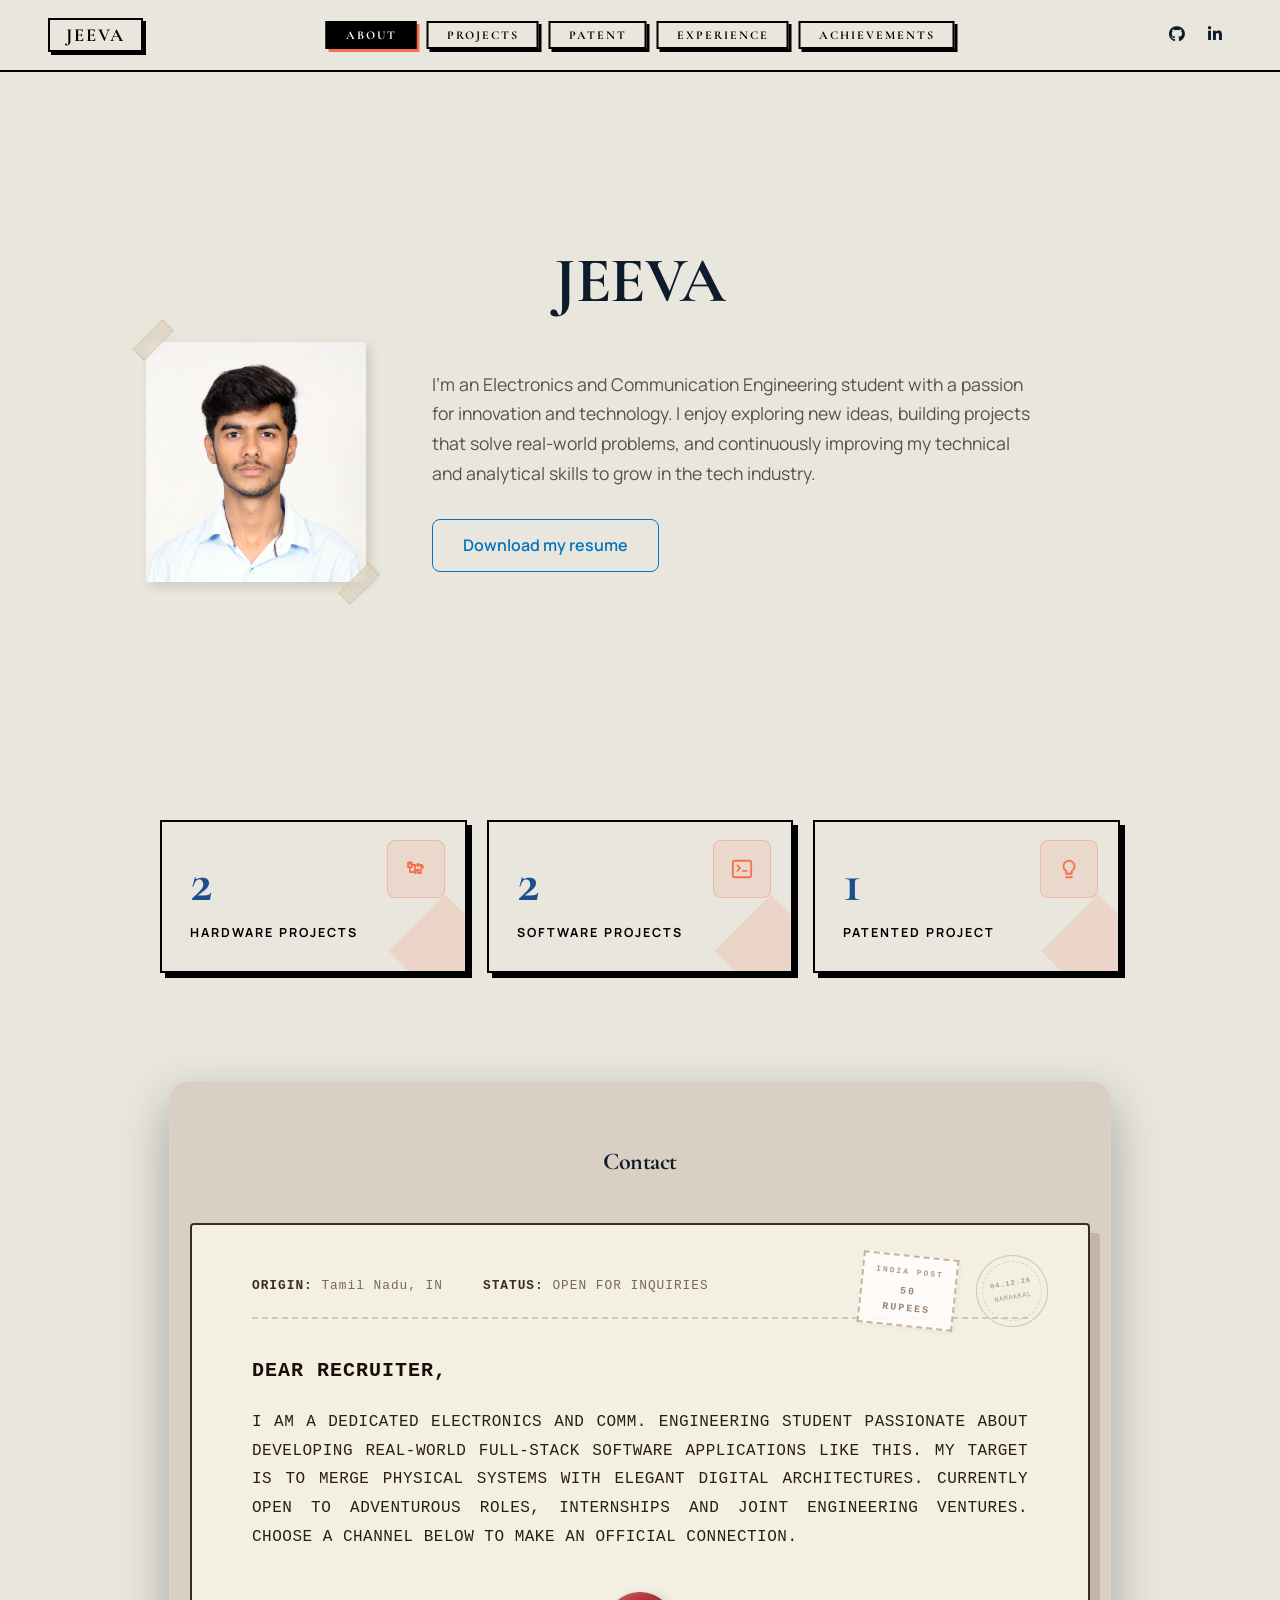
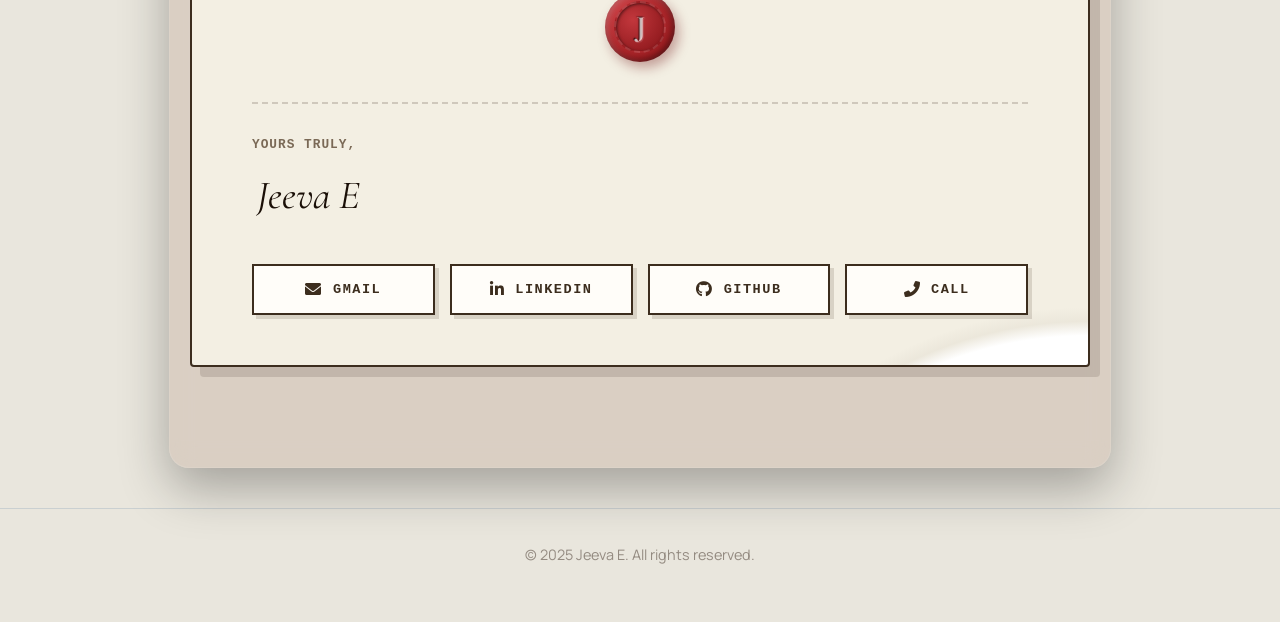
<file: index.html>
<!DOCTYPE html>
<html lang="en">

<head>
    <meta charset="UTF-8">
    <meta name="viewport" content="width=device-width, initial-scale=1.0">
    <title>Jeeva E — Portfolio</title>
    <link rel="stylesheet" href="Styles.css?v=1.2">
    <link href="https://fonts.googleapis.com/css2?family=Manrope:wght@300;400;500;600;700;800&display=swap"
        rel="stylesheet">
    <link
        href="https://fonts.googleapis.com/css2?family=Cormorant+Garamond:ital,wght@0,300;0,400;0,500;0,600;0,700;1,300;1,400;1,500;1,600;1,700&display=swap"
        rel="stylesheet">
    <link href="https://api.fontshare.com/v2/css?f[]=cabinet-grotesk@300,400,500,600,700,800,900&display=swap"
        rel="stylesheet">
    <link href="https://fonts.googleapis.com/css2?family=Playfair+Display:wght@400;700&family=DM+Sans:wght@300;400;500&family=Caveat:wght@500;700&display=swap" rel="stylesheet">
    <link rel="stylesheet" href="https://cdnjs.cloudflare.com/ajax/libs/font-awesome/6.0.0-beta3/css/all.min.css">
</head>

<body>

<!-- LOADER: place as first child of body -->
<div id="page-loader" style="
  position:fixed; inset:0; z-index:9999;
  background:#ebe8e0;
  display:flex; flex-direction:column;
  align-items:center; justify-content:center;
  gap:18px;
  transition: opacity 0.5s ease, visibility 0.5s ease;
">
  <span style="
    font-family:'Georgia',serif;
    font-size:26px; letter-spacing:0.22em;
    color:#1a1a18; font-weight:400;
  ">JEEVA</span>

  <div style="
    width:120px; height:1px;
    background:rgba(26,26,24,0.15);
    border-radius:2px; overflow:hidden;
  ">
    <div id="loader-bar" style="
      height:100%; background:#1a1a18;
      border-radius:2px; width:0%;
      transition:width 0.1s linear;
    "></div>
  </div>
</div>

    <!-- Mobile Warning Overlay -->
    <div class="mobile-warning">
        <i class="fas fa-desktop"></i>
        <h2>Desktop Mode Only</h2>
        <p>This portfolio is designed for an immersive desktop experience. <br> Please switch to a desktop device or
            enable desktop mode.</p>
    </div>

    <!-- ===== NAVBAR — stays in DOM forever ===== -->
    <nav class="sticky-nav">
        <div class="nav-left">
            <a href="index.html" class="nav-logo">JEEVA</a>
        </div>
        <button class="nav-toggle" aria-label="toggle navigation">
            <span class="hamburger"></span>
        </button>
        <ul class="nav-links">
            <li><a href="index.html" class="nav-link active"><span>About</span></a></li>
            <li><a href="projects.html" class="nav-link"><span>Projects</span></a></li>
            <li><a href="patent.html" class="nav-link"><span>Patent</span></a></li>
            <li><a href="experience.html" class="nav-link"><span>Experience</span></a></li>
            <li><a href="achievements.html" class="nav-link"><span>Achievements</span></a></li>
        </ul>
        <div class="nav-right">
            <a href="https://github.com/Jeeva-1405/" target="_blank" class="nav-icon" title="GitHub"><i
                    class="fab fa-github"></i></a>
            <a href="https://www.linkedin.com/in/jeeva-e-b4b442290/" target="_blank" class="nav-icon"
                title="LinkedIn"><i class="fab fa-linkedin-in"></i></a>
        </div>
    </nav>

    <!-- ===== ONLY THIS PART SWAPS ON NAVIGATION ===== -->
    <main id="page-content">

        <section class="about-me animate-on-scroll" id="about">
            <h2>JEEVA</h2>
            <div class="about-me-content">
                <div class="about-me-text">
                    <p>I'm an Electronics and Communication Engineering student with a passion for innovation and
                        technology. I enjoy exploring new ideas, building projects that solve real-world problems, and
                        continuously improving my technical and analytical skills to grow in the tech industry.</p>
                    <a href="Jeeva_Resume.pdf" download class="document-link">Download my resume</a>
                </div>
                <div class="about-me-photo">
                    <img src="Jeeva.jpeg" alt="Jeeva E profile photo" class="photo-placeholder">
                </div>
            </div>
        </section>

        <section class="stats-section animate-on-scroll">
            <div class="stats-container">
                <!-- Hardware Projects — PCB Circuit Trace SVG -->
                <div class="stat-item spa-nav" data-href="projects.html" style="cursor:pointer;">
                    <div class="stat-icon">
                        <svg width="24" height="24" viewBox="0 0 24 24" fill="none" stroke="currentColor"
                            stroke-width="1.8" stroke-linecap="round" stroke-linejoin="round">
                            <!-- Trace lines -->
                            <path d="M4 6h4v4H4z" rx="0.5" />
                            <path d="M8 8h3" />
                            <path d="M11 8v5h3" />
                            <path d="M14 13h3v3h-3z" />
                            <path d="M6 10v5" />
                            <path d="M6 15h5" />
                            <!-- Solder nodes -->
                            <circle cx="6" cy="6" r="1" fill="currentColor" />
                            <circle cx="14" cy="8" r="1" fill="currentColor" />
                            <circle cx="11" cy="15" r="1" fill="currentColor" />
                            <circle cx="18" cy="10" r="1" fill="currentColor" />
                            <path d="M14 8h4v2" />
                        </svg>
                    </div>
                    <h3 class="counter" data-target="2">0</h3>
                    <p>Hardware Projects</p>
                </div>
                <div class="stat-divider"></div>

                <!-- Software Projects — Terminal prompt SVG -->
                <div class="stat-item spa-nav" data-href="projects.html" style="cursor:pointer;">
                    <div class="stat-icon">
                        <svg width="22" height="22" viewBox="0 0 24 24" fill="none" stroke="currentColor"
                            stroke-width="2" stroke-linecap="round" stroke-linejoin="round">
                            <rect x="2" y="3" width="20" height="18" rx="2" />
                            <path d="M7 8l3 3-3 3" />
                            <path d="M13 14h4" />
                        </svg>
                    </div>
                    <h3 class="counter" data-target="2">0</h3>
                    <p>Software Projects</p>
                </div>
                <div class="stat-divider"></div>

                <!-- Patented Project — Lightbulb SVG -->
                <div class="stat-item spa-nav" data-href="patent.html" style="cursor:pointer;">
                    <div class="stat-icon">
                        <svg width="22" height="22" viewBox="0 0 24 24" fill="none" stroke="currentColor"
                            stroke-width="2" stroke-linecap="round" stroke-linejoin="round">
                            <path d="M9 21h6" />
                            <path
                                d="M12 3a6 6 0 0 1 6 6c0 2.22-1.2 4.16-3 5.2V17H9v-2.8A6 6 0 0 1 6 9a6 6 0 0 1 6-6z" />
                            <path d="M9 17h6" />
                        </svg>
                    </div>
                    <h3 class="counter" data-target="1">0</h3>
                    <p>Patented Project</p>
                </div>
            </div>
        </section>

        <section class="contact-info animate-on-scroll" id="contact">
            <h2>Contact</h2>

            <div class="telegram-card">
                <!-- Decorative Top Border or Stamps -->
                <div class="telegram-postal-marks">
                    <div class="postage-stamp">
                        <span class="stamp-text">INDIA POST</span>
                    </div>
                    <div class="postmark-circle">
                        <span class="postmark-date">01.06.26</span>
                        <span class="postmark-city">NAMAKKAL</span>
                    </div>
                </div>

                <!-- Telegram Header Details -->
                <div class="telegram-header">
                    <div class="telegram-meta"><strong>ORIGIN:</strong> Tamil Nadu, IN</div>
                    <div class="telegram-meta"><strong>STATUS:</strong> OPEN FOR INQUIRIES</div>
                </div>

                <!-- Letter Body -->
                <div class="telegram-body">
                    <div class="telegram-salutation">DEAR RECRUITER,</div>
                    <p class="telegram-text">
                        I AM A DEDICATED ELECTRONICS AND COMM. ENGINEERING STUDENT PASSIONATE ABOUT DEVELOPING
                        REAL-WORLD FULL-STACK SOFTWARE APPLICATIONS LIKE THIS. MY TARGET IS TO
                        MERGE PHYSICAL SYSTEMS WITH ELEGANT DIGITAL ARCHITECTURES. CURRENTLY OPEN TO ADVENTUROUS ROLES,
                        INTERNSHIPS AND JOINT ENGINEERING VENTURES. CHOOSE A CHANNEL BELOW TO MAKE AN OFFICIAL
                        CONNECTION.
                    </p>
                </div>

                <!-- Wax Seal / Action Button -->
                <div class="telegram-action">
                    <a href="mailto:jeevamkce14@gmail.com?subject=Opportunity%20Inquiry%20-%20Jeeva%20E&body=Dear%20Jeeva,%0A%0AI%20reached%20out%20via%20your%20telegram%20portfolio..."
                        class="wax-seal" title="Send Direct Email">
                        <div class="wax-seal-inner">
                            <span class="wax-seal-imprint">J</span>
                        </div>
                    </a>
                </div>

                <!-- Signature / Socials -->
                <div class="telegram-footer">
                    <div class="telegram-signoff">YOURS TRULY,</div>
                    <div class="telegram-signature">Jeeva E</div>

                    <div class="telegram-links">
                        <a href="https://mail.google.com/mail/?view=cm&fs=1&to=jeevamkce14@gmail.com" target="_blank"
                            class="telegram-stamp stamp-email" title="Gmail">
                            <i class="fas fa-envelope"></i> GMAIL
                        </a>
                        <a href="https://www.linkedin.com/in/jeeva-e-b4b442290/" target="_blank"
                            class="telegram-stamp stamp-linkedin" title="LinkedIn">
                            <i class="fab fa-linkedin-in"></i> LINKEDIN
                        </a>
                        <a href="https://github.com/Jeeva-1405/" target="_blank" class="telegram-stamp stamp-github"
                            title="GitHub">
                            <i class="fab fa-github"></i> GITHUB
                        </a>
                        <a href="tel:6374721817" class="telegram-stamp stamp-mobile" title="Mobile">
                            <i class="fas fa-phone-alt"></i> CALL
                        </a>
                    </div>
                </div>
            </div>
        </section>

        <footer class="main-footer">
            <p class="footer-end-text">© 2025 Jeeva E. All rights reserved.</p>
        </footer>

    </main><!-- /#page-content -->

    <script src="script.js"></script>

<!-- LOADER SCRIPT: add before </body> -->
<script>
(function(){
  var bar = document.getElementById('loader-bar');
  var loader = document.getElementById('page-loader');
  var w = 0;
  var t = setInterval(function(){
    w += Math.random() * 12;
    if(w > 90) w = 90;
    bar.style.width = w + '%';
  }, 100);
  window.addEventListener('load', function(){
    clearInterval(t);
    bar.style.width = '100%';
    setTimeout(function(){
      loader.style.opacity = '0';
      loader.style.visibility = 'hidden';
    }, 300);
  });
})();
</script>
<!-- BACK TO TOP: paste before </body> -->
<div id="btt-wrap" style="
  position:fixed; bottom:32px; right:32px;
  display:flex; align-items:center; gap:12px;
  opacity:0; visibility:hidden;
  transition:opacity 0.35s ease, visibility 0.35s ease;
  z-index:999;
">
  <span style="
    font-family:'your-sans',sans-serif;
    font-size:11px; letter-spacing:0.1em;
    color:#6b6960; text-transform:uppercase;
  ">Back to top</span>

  <button onclick="window.scrollTo({top:0,behavior:'smooth'})"
    style="
      width:44px; height:44px;
      border:1px solid #1a1a18;
      border-radius:50%;
      background:transparent;
      cursor:pointer;
      display:flex; align-items:center; justify-content:center;
      transition:background 0.2s;
    "
    onmouseover="this.style.background='#1a1a18';
      this.querySelector('path').style.stroke='#ebe8e0'"
    onmouseout="this.style.background='transparent';
      this.querySelector('path').style.stroke='#1a1a18'"
  >
    <svg width="18" height="18" viewBox="0 0 24 24" fill="none">
      <path d="M12 19V5M5 12l7-7 7 7"
        stroke="#1a1a18" stroke-width="1.5"
        stroke-linecap="round" stroke-linejoin="round"
        style="transition:stroke 0.2s"
      />
    </svg>
  </button>
</div>

<script>
(function(){
  var el = document.getElementById('btt-wrap');
  window.addEventListener('scroll', function(){
    if(window.scrollY > 300){
      el.style.opacity = '1';
      el.style.visibility = 'visible';
    } else {
      el.style.opacity = '0';
      el.style.visibility = 'hidden';
    }
  });
})();
</script>
</body>

</html>
</file>
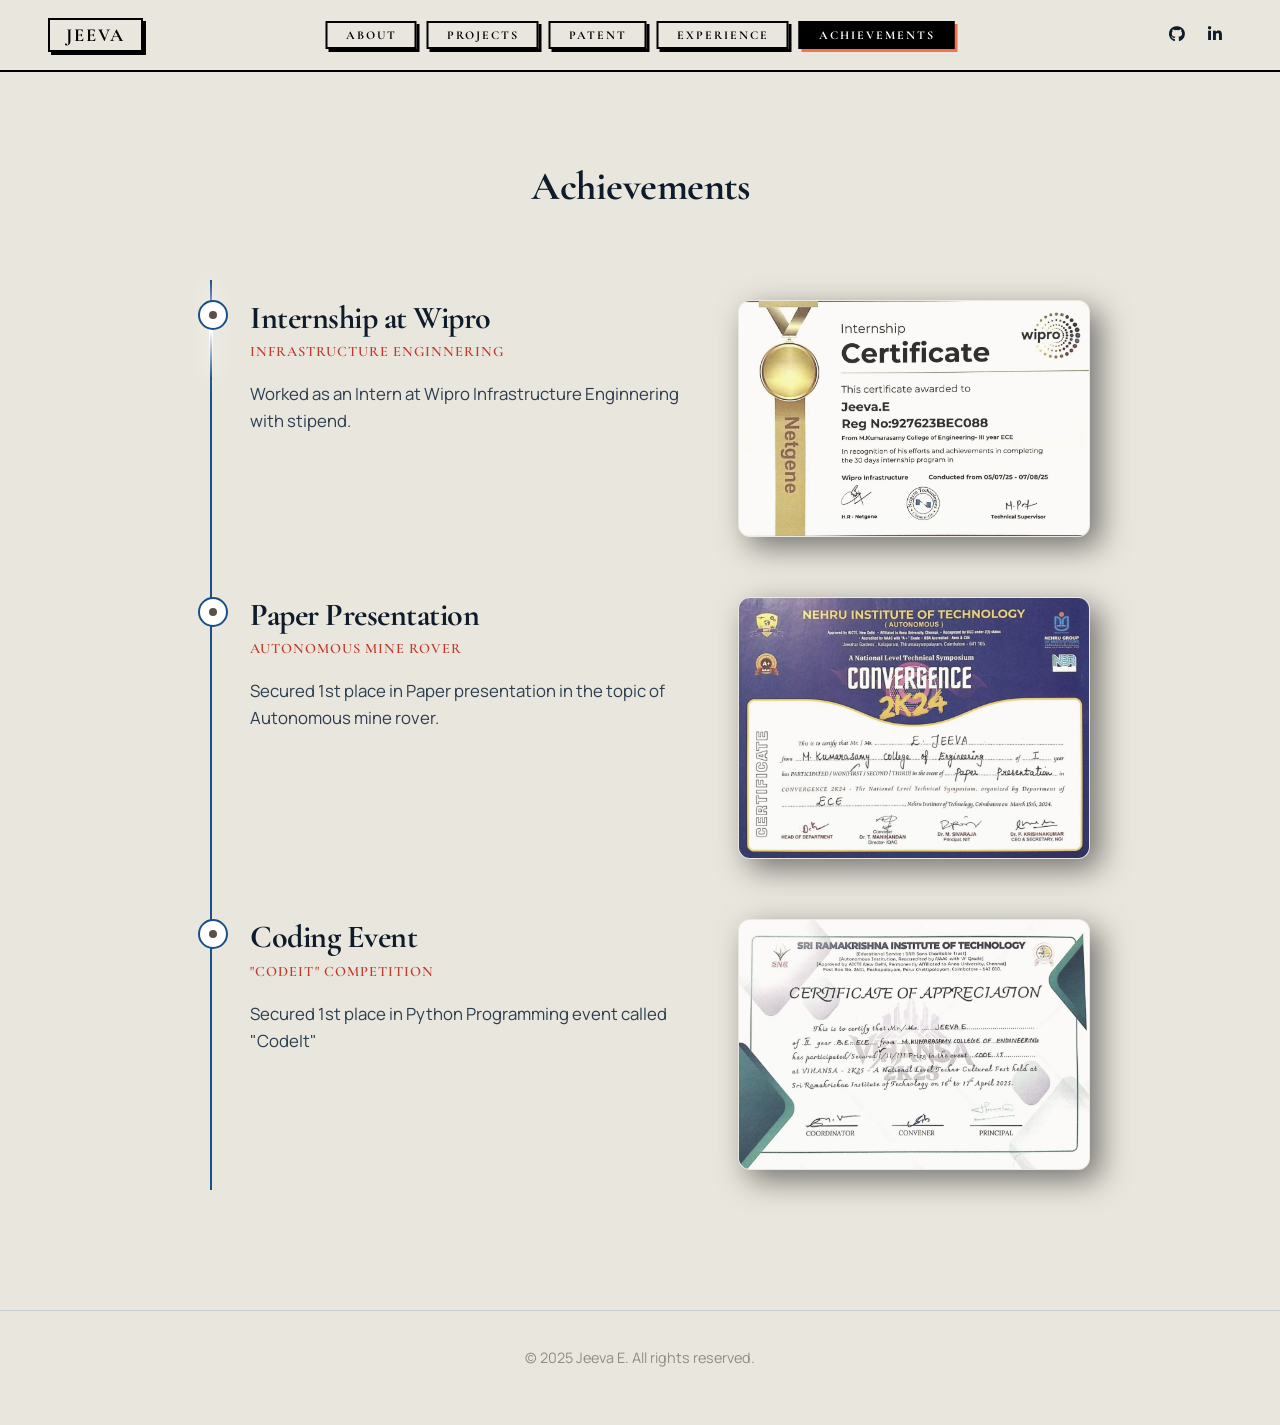
<file: achievements.html>
<!DOCTYPE html>
<html lang="en">

<head>
    <meta charset="UTF-8">
    <meta name="viewport" content="width=device-width, initial-scale=1.0">
    <title>Achievements — Jeeva E</title>
    <link rel="stylesheet" href="Styles.css?v=1.2">
    <link href="https://fonts.googleapis.com/css2?family=Manrope:wght@300;400;500;600;700;800&display=swap" rel="stylesheet">
    <link href="https://fonts.googleapis.com/css2?family=Cormorant+Garamond:ital,wght@0,300;0,400;0,500;0,600;0,700;1,300;1,400;1,500;1,600;1,700&display=swap" rel="stylesheet">
    <link href="https://api.fontshare.com/v2/css?f[]=cabinet-grotesk@300,400,500,600,700,800,900&display=swap" rel="stylesheet">
    <link href="https://fonts.googleapis.com/css2?family=Playfair+Display:wght@400;700&family=DM+Sans:wght@300;400;500&family=Caveat:wght@500;700&display=swap" rel="stylesheet">
    <link rel="stylesheet" href="https://cdnjs.cloudflare.com/ajax/libs/font-awesome/6.0.0-beta3/css/all.min.css">
</head>

<body>

<!-- LOADER: place as first child of body -->
<div id="page-loader" style="
  position:fixed; inset:0; z-index:9999;
  background:#ebe8e0;
  display:flex; flex-direction:column;
  align-items:center; justify-content:center;
  gap:18px;
  transition: opacity 0.5s ease, visibility 0.5s ease;
">
  <span style="
    font-family:'Georgia',serif;
    font-size:26px; letter-spacing:0.22em;
    color:#1a1a18; font-weight:400;
  ">JEEVA</span>

  <div style="
    width:120px; height:1px;
    background:rgba(26,26,24,0.15);
    border-radius:2px; overflow:hidden;
  ">
    <div id="loader-bar" style="
      height:100%; background:#1a1a18;
      border-radius:2px; width:0%;
      transition:width 0.1s linear;
    "></div>
  </div>
</div>

    <div class="mobile-warning">
        <i class="fas fa-desktop"></i>
        <h2>Desktop Mode Only</h2>
        <p>This portfolio is designed for an immersive desktop experience. <br> Please switch to a desktop device or enable desktop mode.</p>
    </div>

    <nav class="sticky-nav">
        <div class="nav-left">
            <a href="index.html" class="nav-logo">JEEVA</a>
        </div>
        <button class="nav-toggle" aria-label="toggle navigation">
            <span class="hamburger"></span>
        </button>
        <ul class="nav-links">
            <li><a href="index.html"        class="nav-link"       ><span>About</span></a></li>
            <li><a href="projects.html"     class="nav-link"       ><span>Projects</span></a></li>
            <li><a href="patent.html"       class="nav-link"       ><span>Patent</span></a></li>
            <li><a href="experience.html"   class="nav-link"       ><span>Experience</span></a></li>
            <li><a href="achievements.html" class="nav-link active"><span>Achievements</span></a></li>
        </ul>
        <div class="nav-right">
            <a href="https://github.com/Jeeva-1405/" target="_blank" class="nav-icon" title="GitHub"><i class="fab fa-github"></i></a>
            <a href="https://www.linkedin.com/in/jeeva-e-b4b442290/" target="_blank" class="nav-icon" title="LinkedIn"><i class="fab fa-linkedin-in"></i></a>
        </div>
    </nav>

    <main id="page-content">

        <section class="achievements-recognition" id="achievements">
            <h2>Achievements</h2>
            <div class="timeline-container">
                <div class="timeline-line"></div>

                <div class="timeline-item animate-on-scroll">
                    <div class="timeline-dot"></div>
                    <div class="timeline-content">
                        <div class="timeline-text">
                            <h3>Internship at Wipro</h3>
                            <span class="timeline-sub">Infrastructure Enginnering</span>
                            <p>Worked as an Intern at Wipro Infrastructure Enginnering with stipend.</p>
                        </div>
                        <div class="timeline-visual"><img src="internship.jpg" alt="Wipro Internship Certificate"></div>
                    </div>
                </div>

                <div class="timeline-item animate-on-scroll">
                    <div class="timeline-dot"></div>
                    <div class="timeline-content">
                        <div class="timeline-text">
                            <h3>Paper Presentation</h3>
                            <span class="timeline-sub">Autonomous Mine Rover</span>
                            <p>Secured 1st place in Paper presentation in the topic of Autonomous mine rover.</p>
                        </div>
                        <div class="timeline-visual"><img src="presentation.jpg" alt="Paper Presentation Certificate"></div>
                    </div>
                </div>

                <div class="timeline-item animate-on-scroll">
                    <div class="timeline-dot"></div>
                    <div class="timeline-content">
                        <div class="timeline-text">
                            <h3>Coding Event</h3>
                            <span class="timeline-sub">"CodeIt" Competition</span>
                            <p>Secured 1st place in Python Programming event called "CodeIt"</p>
                        </div>
                        <div class="timeline-visual"><img src="codeit.jpg" alt="CodeIt Event Certificate"></div>
                    </div>
                </div>
            </div>
        </section>

        <footer class="main-footer"><p class="footer-end-text">© 2025 Jeeva E. All rights reserved.</p></footer>

    </main><!-- /#page-content -->

    <script src="script.js"></script>

<!-- LOADER SCRIPT: add before </body> -->
<script>
(function(){
  var bar = document.getElementById('loader-bar');
  var loader = document.getElementById('page-loader');
  var w = 0;
  var t = setInterval(function(){
    w += Math.random() * 12;
    if(w > 90) w = 90;
    bar.style.width = w + '%';
  }, 100);
  window.addEventListener('load', function(){
    clearInterval(t);
    bar.style.width = '100%';
    setTimeout(function(){
      loader.style.opacity = '0';
      loader.style.visibility = 'hidden';
    }, 300);
  });
})();
</script>
<!-- BACK TO TOP: paste before </body> -->
<div id="btt-wrap" style="
  position:fixed; bottom:32px; right:32px;
  display:flex; align-items:center; gap:12px;
  opacity:0; visibility:hidden;
  transition:opacity 0.35s ease, visibility 0.35s ease;
  z-index:999;
">
  <span style="
    font-family:'your-sans',sans-serif;
    font-size:11px; letter-spacing:0.1em;
    color:#6b6960; text-transform:uppercase;
  ">Back to top</span>

  <button onclick="window.scrollTo({top:0,behavior:'smooth'})"
    style="
      width:44px; height:44px;
      border:1px solid #1a1a18;
      border-radius:50%;
      background:transparent;
      cursor:pointer;
      display:flex; align-items:center; justify-content:center;
      transition:background 0.2s;
    "
    onmouseover="this.style.background='#1a1a18';
      this.querySelector('path').style.stroke='#ebe8e0'"
    onmouseout="this.style.background='transparent';
      this.querySelector('path').style.stroke='#1a1a18'"
  >
    <svg width="18" height="18" viewBox="0 0 24 24" fill="none">
      <path d="M12 19V5M5 12l7-7 7 7"
        stroke="#1a1a18" stroke-width="1.5"
        stroke-linecap="round" stroke-linejoin="round"
        style="transition:stroke 0.2s"
      />
    </svg>
  </button>
</div>

<script>
(function(){
  var el = document.getElementById('btt-wrap');
  window.addEventListener('scroll', function(){
    if(window.scrollY > 300){
      el.style.opacity = '1';
      el.style.visibility = 'visible';
    } else {
      el.style.opacity = '0';
      el.style.visibility = 'hidden';
    }
  });
})();
</script>
</body>
</html>
</file>
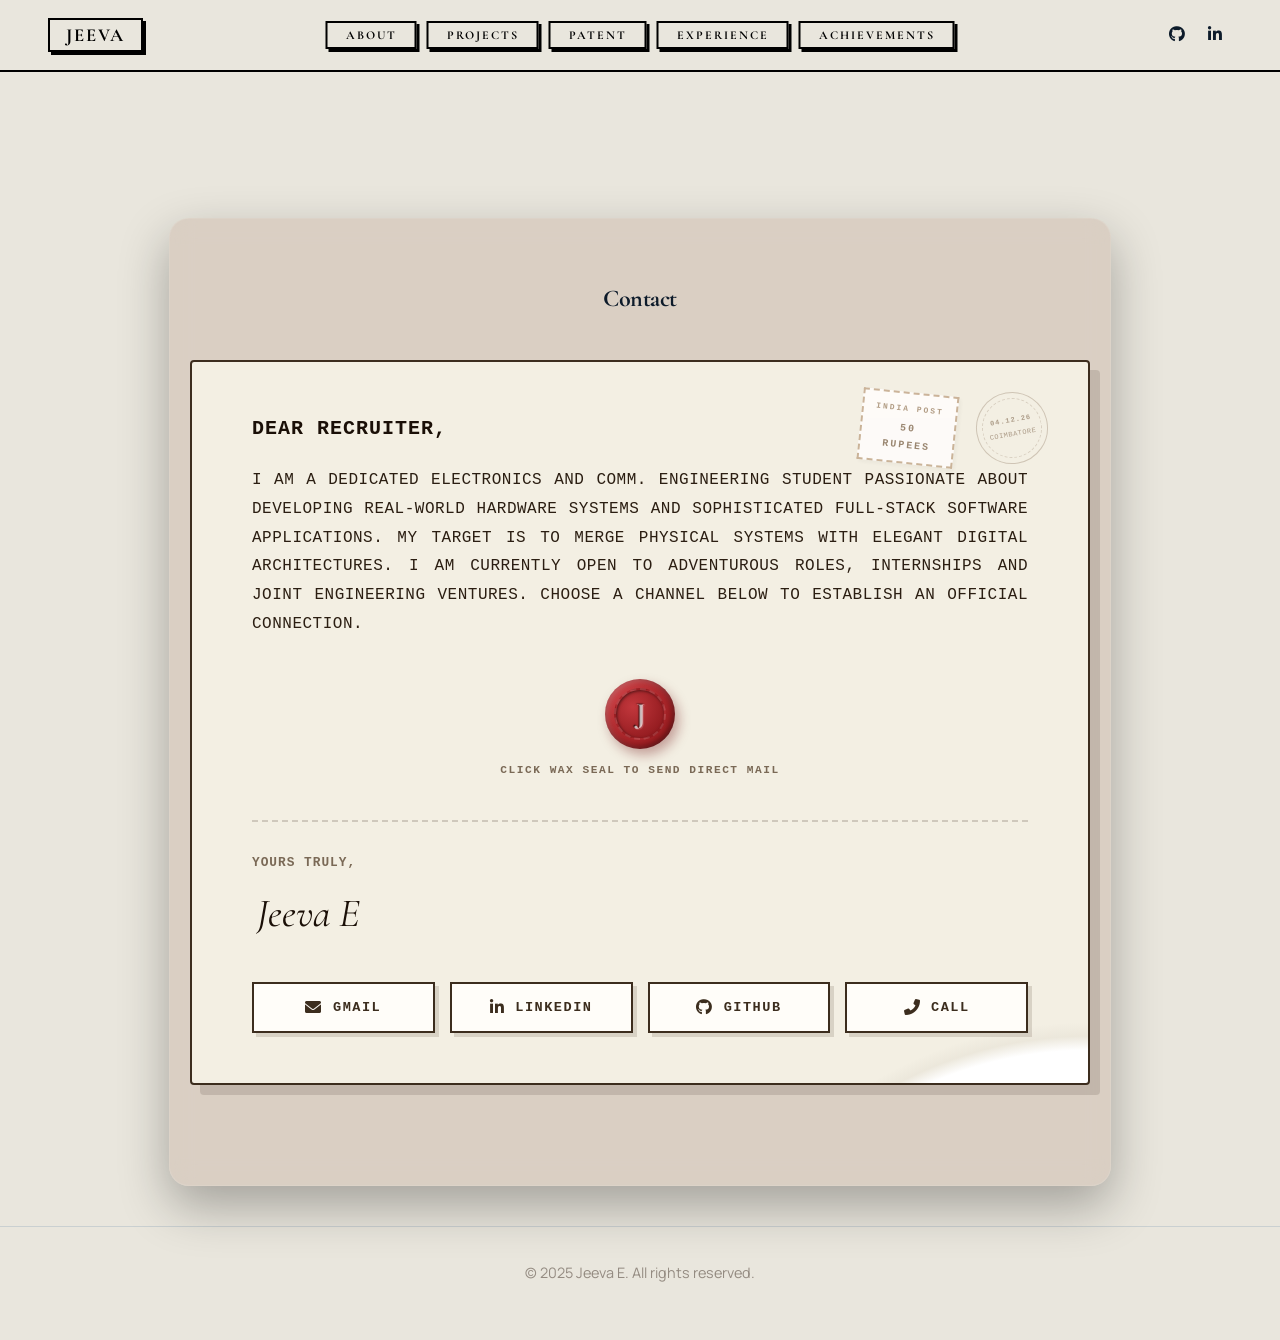
<file: contact.html>
<!DOCTYPE html>
<html lang="en">

<head>
    <meta charset="UTF-8">
    <meta name="viewport" content="width=device-width, initial-scale=1.0">
    <title>Contact — Jeeva E</title>
    <link rel="stylesheet" href="Styles.css?v=1.2">
    <link href="https://fonts.googleapis.com/css2?family=Manrope:wght@300;400;500;600;700;800&display=swap"
        rel="stylesheet">
    <link
        href="https://fonts.googleapis.com/css2?family=Cormorant+Garamond:ital,wght@0,300;0,400;0,500;0,600;0,700;1,300;1,400;1,500;1,600;1,700&display=swap"
        rel="stylesheet">
    <link href="https://api.fontshare.com/v2/css?f[]=cabinet-grotesk@300,400,500,600,700,800,900&display=swap"
        rel="stylesheet">
    <link href="https://fonts.googleapis.com/css2?family=Playfair+Display:wght@400;700&family=DM+Sans:wght@300;400;500&family=Caveat:wght@500;700&display=swap" rel="stylesheet">
    <link rel="stylesheet" href="https://cdnjs.cloudflare.com/ajax/libs/font-awesome/6.0.0-beta3/css/all.min.css">
</head>

<body>

<!-- LOADER: place as first child of body -->
<div id="page-loader" style="
  position:fixed; inset:0; z-index:9999;
  background:#ebe8e0;
  display:flex; flex-direction:column;
  align-items:center; justify-content:center;
  gap:18px;
  transition: opacity 0.5s ease, visibility 0.5s ease;
">
  <span style="
    font-family:'Georgia',serif;
    font-size:26px; letter-spacing:0.22em;
    color:#1a1a18; font-weight:400;
  ">JEEVA</span>

  <div style="
    width:120px; height:1px;
    background:rgba(26,26,24,0.15);
    border-radius:2px; overflow:hidden;
  ">
    <div id="loader-bar" style="
      height:100%; background:#1a1a18;
      border-radius:2px; width:0%;
      transition:width 0.1s linear;
    "></div>
  </div>
</div>

    <div class="fixed-bg">
        <canvas id="bgCanvas"></canvas>
    </div>

    <!-- Mobile Warning Overlay -->
    <div class="mobile-warning">
        <i class="fas fa-desktop"></i>
        <h2>Desktop Mode Only</h2>
        <p>This portfolio is designed for an immersive desktop experience. <br> Please switch to a desktop device or
            enable desktop mode.</p>
    </div>

    <nav class="sticky-nav">
        <div class="nav-left">
            <a href="index.html" class="nav-logo">JEEVA</a>
        </div>
        <button class="nav-toggle" aria-label="toggle navigation">
            <span class="hamburger"></span>
        </button>
        <ul class="nav-links">
            <li><a href="index.html" class="nav-link"><span>About</span></a></li>
            <li><a href="projects.html" class="nav-link"><span>Projects</span></a></li>
            <li><a href="patent.html" class="nav-link"><span>Patent</span></a></li>
            <li><a href="experience.html" class="nav-link"><span>Experience</span></a></li>
            <li><a href="achievements.html" class="nav-link"><span>Achievements</span></a></li>
        </ul>

        <div class="nav-right">
            <a href="https://github.com/Jeeva-1405/" target="_blank" class="nav-icon" title="GitHub"><i
                    class="fab fa-github"></i></a>
            <a href="https://www.linkedin.com/in/jeeva-e-b4b442290/" target="_blank" class="nav-icon"
                title="LinkedIn"><i class="fab fa-linkedin-in"></i></a>
        </div>
    </nav>
    <section class="contact-info animate-on-scroll" id="contact">
        <h2>Contact</h2>

        <div class="telegram-card">
            <!-- Decorative Top Border or Stamps -->
            <div class="telegram-postal-marks">
                <div class="postage-stamp">
                    <span class="stamp-text">INDIA POST</span>
                </div>
                <div class="postmark-circle">
                    <span class="postmark-date">01.06.26</span>
                    <span class="postmark-city">COIMBATORE</span>
                </div>
            </div>

            <!-- Letter Body -->
            <div class="telegram-body">
                <div class="telegram-salutation">DEAR RECRUITER,</div>
                <p class="telegram-text">
                    I AM A DEDICATED ELECTRONICS AND COMM. ENGINEERING STUDENT PASSIONATE ABOUT DEVELOPING REAL-WORLD
                    HARDWARE SYSTEMS AND SOPHISTICATED FULL-STACK SOFTWARE APPLICATIONS. MY TARGET IS TO MERGE
                    PHYSICAL SYSTEMS WITH ELEGANT DIGITAL ARCHITECTURES. I AM CURRENTLY OPEN TO ADVENTUROUS ROLES,
                    INTERNSHIPS AND JOINT ENGINEERING VENTURES. CHOOSE A CHANNEL BELOW TO ESTABLISH AN OFFICIAL
                    CONNECTION.
                </p>
            </div>

            <!-- Wax Seal / Action Button -->
            <div class="telegram-action">
                <a href="mailto:jeevamkce14@gmail.com?subject=Opportunity%20Inquiry%20-%20Jeeva%20E&body=Dear%20Jeeva,%0A%0AI%20reached%20out%20via%20your%20telegram%20portfolio..."
                    class="wax-seal" title="Send Direct Email">
                    <div class="wax-seal-inner">
                        <span class="wax-seal-imprint">J</span>
                    </div>
                </a>
                <span class="wax-seal-label">CLICK WAX SEAL TO SEND DIRECT MAIL</span>
            </div>

            <!-- Signature / Socials -->
            <div class="telegram-footer">
                <div class="telegram-signoff">YOURS TRULY,</div>
                <div class="telegram-signature">Jeeva E</div>

                <div class="telegram-links">
                    <a href="https://mail.google.com/mail/?view=cm&fs=1&to=jeevamkce14@gmail.com" target="_blank"
                        class="telegram-stamp stamp-email" title="Gmail">
                        <i class="fas fa-envelope"></i> GMAIL
                    </a>
                    <a href="https://www.linkedin.com/in/jeeva-e-b4b442290/" target="_blank"
                        class="telegram-stamp stamp-linkedin" title="LinkedIn">
                        <i class="fab fa-linkedin-in"></i> LINKEDIN
                    </a>
                    <a href="https://github.com/Jeeva-1405/" target="_blank" class="telegram-stamp stamp-github"
                        title="GitHub">
                        <i class="fab fa-github"></i> GITHUB
                    </a>
                    <a href="tel:6374721817" class="telegram-stamp stamp-mobile" title="Mobile">
                        <i class="fas fa-phone-alt"></i> CALL
                    </a>
                </div>
            </div>
        </div>
    </section>

    <footer class="main-footer">
        <p class="footer-end-text">© 2025 Jeeva E. All rights reserved.</p>
    </footer>
    <script src="script.js"></script>

<!-- LOADER SCRIPT: add before </body> -->
<script>
(function(){
  var bar = document.getElementById('loader-bar');
  var loader = document.getElementById('page-loader');
  var w = 0;
  var t = setInterval(function(){
    w += Math.random() * 12;
    if(w > 90) w = 90;
    bar.style.width = w + '%';
  }, 100);
  window.addEventListener('load', function(){
    clearInterval(t);
    bar.style.width = '100%';
    setTimeout(function(){
      loader.style.opacity = '0';
      loader.style.visibility = 'hidden';
    }, 300);
  });
})();
</script>
<!-- BACK TO TOP: paste before </body> -->
<div id="btt-wrap" style="
  position:fixed; bottom:32px; right:32px;
  display:flex; align-items:center; gap:12px;
  opacity:0; visibility:hidden;
  transition:opacity 0.35s ease, visibility 0.35s ease;
  z-index:999;
">
  <span style="
    font-family:'your-sans',sans-serif;
    font-size:11px; letter-spacing:0.1em;
    color:#6b6960; text-transform:uppercase;
  ">Back to top</span>

  <button onclick="window.scrollTo({top:0,behavior:'smooth'})"
    style="
      width:44px; height:44px;
      border:1px solid #1a1a18;
      border-radius:50%;
      background:transparent;
      cursor:pointer;
      display:flex; align-items:center; justify-content:center;
      transition:background 0.2s;
    "
    onmouseover="this.style.background='#1a1a18';
      this.querySelector('path').style.stroke='#ebe8e0'"
    onmouseout="this.style.background='transparent';
      this.querySelector('path').style.stroke='#1a1a18'"
  >
    <svg width="18" height="18" viewBox="0 0 24 24" fill="none">
      <path d="M12 19V5M5 12l7-7 7 7"
        stroke="#1a1a18" stroke-width="1.5"
        stroke-linecap="round" stroke-linejoin="round"
        style="transition:stroke 0.2s"
      />
    </svg>
  </button>
</div>

<script>
(function(){
  var el = document.getElementById('btt-wrap');
  window.addEventListener('scroll', function(){
    if(window.scrollY > 300){
      el.style.opacity = '1';
      el.style.visibility = 'visible';
    } else {
      el.style.opacity = '0';
      el.style.visibility = 'hidden';
    }
  });
})();
</script>
</body>

</html>
</file>
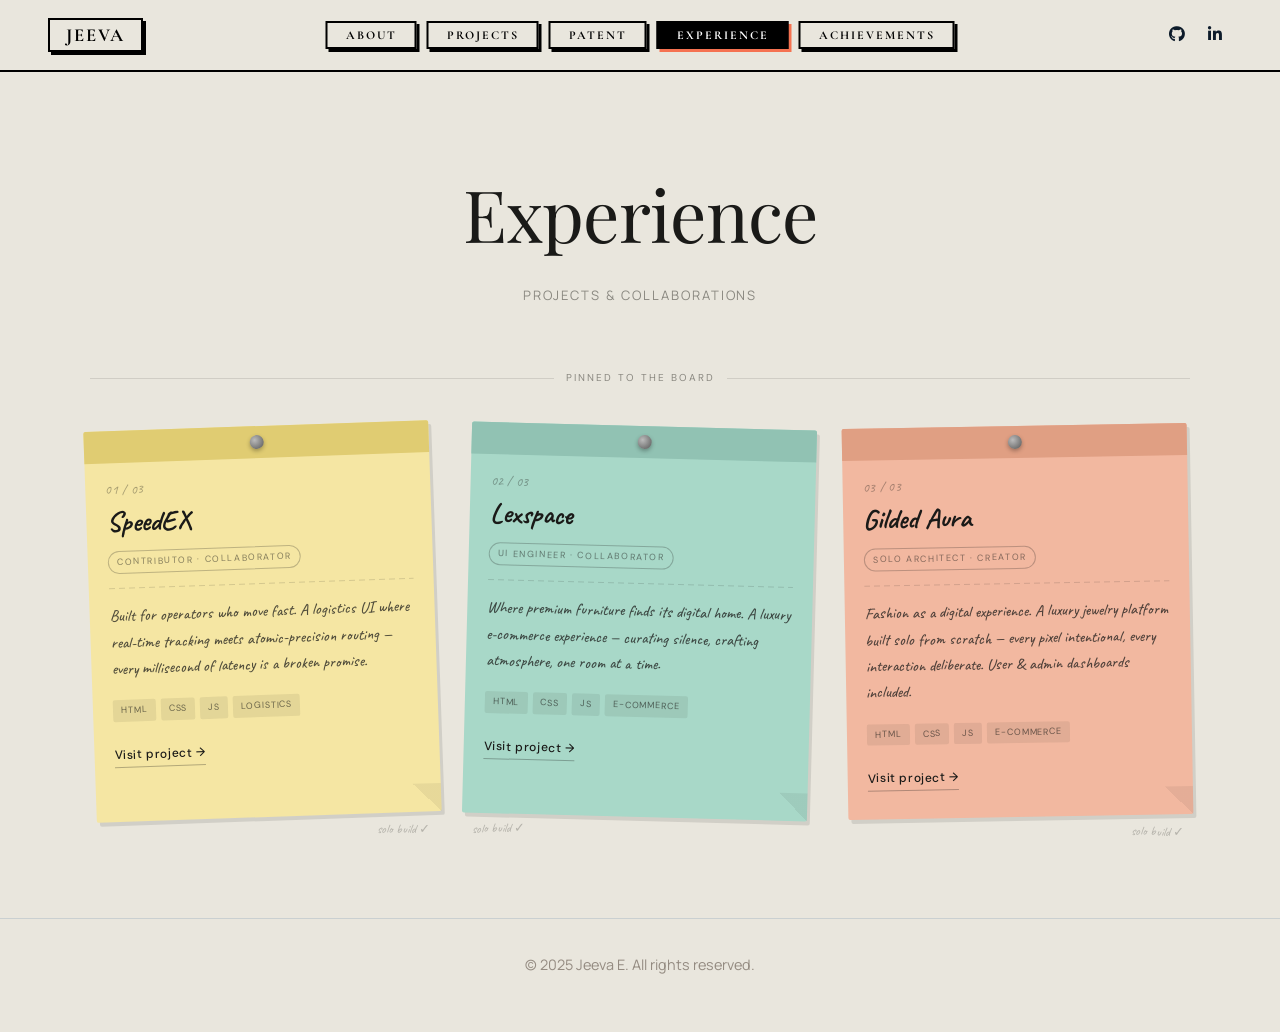
<file: experience.html>
<!DOCTYPE html>
<html lang="en">

<head>
    <meta charset="UTF-8">
    <meta name="viewport" content="width=device-width, initial-scale=1.0">
    <title>Experience — Jeeva E</title>
    <link rel="stylesheet" href="Styles.css?v=1.2">
    <link href="https://fonts.googleapis.com/css2?family=Manrope:wght@300;400;500;600;700;800&display=swap" rel="stylesheet">
    <link href="https://fonts.googleapis.com/css2?family=Cormorant+Garamond:ital,wght@0,300;0,400;0,500;0,600;0,700;1,300;1,400;1,500;1,600;1,700&display=swap" rel="stylesheet">
    <link href="https://api.fontshare.com/v2/css?f[]=cabinet-grotesk@300,400,500,600,700,800,900&display=swap" rel="stylesheet">
    <link href="https://fonts.googleapis.com/css2?family=Playfair+Display:wght@400;700&family=DM+Sans:wght@300;400;500&family=Caveat:wght@500;700&display=swap" rel="stylesheet"/>
    <link rel="stylesheet" href="https://cdnjs.cloudflare.com/ajax/libs/font-awesome/6.0.0-beta3/css/all.min.css">

    <!-- FOUC FIX: hide page content until fonts + styles are ready -->
    <style>
        #page-content { visibility: hidden; }
    </style></head>

<body>

    <!-- LOADER -->
    <div id="page-loader" style="
        position:fixed; inset:0; z-index:9999;
        background:#ebe8e0;
        display:flex; flex-direction:column;
        align-items:center; justify-content:center;
        gap:18px;
        transition: opacity 0.5s ease, visibility 0.5s ease;
    ">
        <span style="
            font-family:'Georgia',serif;
            font-size:26px; letter-spacing:0.22em;
            color:#1a1a18; font-weight:400;
        ">JEEVA</span>
        <div style="
            width:120px; height:1px;
            background:rgba(26,26,24,0.15);
            border-radius:2px; overflow:hidden;
        ">
            <div id="loader-bar" style="
                height:100%; background:#1a1a18;
                border-radius:2px; width:0%;
                transition:width 0.1s linear;
            "></div>
        </div>
    </div>

    <div class="mobile-warning">
        <i class="fas fa-desktop"></i>
        <h2>Desktop Mode Only</h2>
        <p>This portfolio is designed for an immersive desktop experience. <br> Please switch to a desktop device or enable desktop mode.</p>
    </div>

    <nav class="sticky-nav">
        <div class="nav-left">
            <a href="index.html" class="nav-logo">JEEVA</a>
        </div>
        <button class="nav-toggle" aria-label="toggle navigation">
            <span class="hamburger"></span>
        </button>
        <ul class="nav-links">
            <li><a href="index.html" class="nav-link"><span>About</span></a></li>
            <li><a href="projects.html" class="nav-link"><span>Projects</span></a></li>
            <li><a href="patent.html" class="nav-link"><span>Patent</span></a></li>
            <li><a href="experience.html" class="nav-link active"><span>Experience</span></a></li>
            <li><a href="achievements.html" class="nav-link"><span>Achievements</span></a></li>
        </ul>
        <div class="nav-right">
            <a href="https://github.com/Jeeva-1405/" target="_blank" class="nav-icon" title="GitHub"><i class="fab fa-github"></i></a>
            <a href="https://www.linkedin.com/in/jeeva-e-b4b442290/" target="_blank" class="nav-icon" title="LinkedIn"><i class="fab fa-linkedin-in"></i></a>
        </div>
    </nav>

    <main id="page-content">

        <header class="page-header">
            <h1>Experience</h1>
            <p>Projects &amp; Collaborations</p>
        </header>

        <section class="corkboard">
            <div class="board-label">
                <span>Pinned to the board</span>
            </div>

            <div class="sticky-grid">

                <!-- Note 1: SpeedEX -->
                <div class="sticky sticky-1">
                    <div class="sticky-top"><div class="pin"></div></div>
                    <div class="sticky-body">
                        <div class="sticky-num">01 / 03</div>
                        <div class="sticky-title">SpeedEX</div>
                        <div class="sticky-role">CONTRIBUTOR · COLLABORATOR</div>
                        <div class="sticky-line"></div>
                        <div class="sticky-desc">
                            Built for operators who move fast. A logistics UI where real-time tracking meets atomic-precision routing — every millisecond of latency is a broken promise.
                        </div>
                        <div class="sticky-stack">
                            <span class="stack-tag">HTML</span>
                            <span class="stack-tag">CSS</span>
                            <span class="stack-tag">JS</span>
                            <span class="stack-tag">LOGISTICS</span>
                        </div>
                        <a class="sticky-link" href="https://nareshdharmaraj.github.io/SpeedEX/" target="_blank">Visit project →</a>
                    </div>
                    <span class="annotation ann-1">solo build ✓</span>
                </div>

                <!-- Note 2: Lexspace -->
                <div class="sticky sticky-2">
                    <div class="sticky-top"><div class="pin"></div></div>
                    <div class="sticky-body">
                        <div class="sticky-num">02 / 03</div>
                        <div class="sticky-title">Lexspace</div>
                        <div class="sticky-role">UI ENGINEER · COLLABORATOR</div>
                        <div class="sticky-line"></div>
                        <div class="sticky-desc">
                            Where premium furniture finds its digital home. A luxury e-commerce experience — curating silence, crafting atmosphere, one room at a time.
                        </div>
                        <div class="sticky-stack">
                            <span class="stack-tag">HTML</span>
                            <span class="stack-tag">CSS</span>
                            <span class="stack-tag">JS</span>
                            <span class="stack-tag">E-COMMERCE</span>
                        </div>
                        <a class="sticky-link" href="https://nareshdharmaraj.github.io/Lexspace/" target="_blank">Visit project →</a>
                    </div>
                    <span class="annotation ann-2">solo build ✓</span>
                </div>

                <!-- Note 3: Gilded Aura -->
                <div class="sticky sticky-3">
                    <div class="sticky-top"><div class="pin"></div></div>
                    <div class="sticky-body">
                        <div class="sticky-num">03 / 03</div>
                        <div class="sticky-title">Gilded Aura</div>
                        <div class="sticky-role">SOLO ARCHITECT · CREATOR</div>
                        <div class="sticky-line"></div>
                        <div class="sticky-desc">
                            Fashion as a digital experience. A luxury jewelry platform built solo from scratch — every pixel intentional, every interaction deliberate. User &amp; admin dashboards included.
                        </div>
                        <div class="sticky-stack">
                            <span class="stack-tag">HTML</span>
                            <span class="stack-tag">CSS</span>
                            <span class="stack-tag">JS</span>
                            <span class="stack-tag">E-COMMERCE</span>
                        </div>
                        <a class="sticky-link" href="https://jeeva-1405.github.io/Gilded-aura/" target="_blank">Visit project →</a>
                    </div>
                    <span class="annotation ann-3">solo build ✓</span>
                </div>

            </div>
        </section>

        <footer class="main-footer">
            <p class="footer-end-text">© 2025 Jeeva E. All rights reserved.</p>
        </footer>

    </main>

    <script src="script.js"></script>

    <!-- STICKIES OBSERVER -->
    <script>
        function initStickies() {
            var stickies = document.querySelectorAll('.sticky');
            var observer = new IntersectionObserver(function (entries) {
                entries.forEach(function (entry) {
                    if (entry.isIntersecting) {
                        entry.target.classList.add('visible');
                    }
                });
            }, { threshold: 0.15 });
            stickies.forEach(function (s) { observer.observe(s); });
        }
        document.addEventListener('pageSwapped', initStickies);
    </script>

    <!-- LOADER + FOUC FIX -->
    <script>
        (function () {
            var bar = document.getElementById('loader-bar');
            var loader = document.getElementById('page-loader');
            var content = document.getElementById('page-content');
            var w = 0;
            var t = setInterval(function () {
                w += Math.random() * 12;
                if (w > 90) w = 90;
                bar.style.width = w + '%';
            }, 100);

            function hideLoader() {
                clearInterval(t);
                bar.style.width = '100%';
                content.style.visibility = 'visible';
                initStickies();
                setTimeout(function () {
                    loader.style.opacity = '0';
                    loader.style.visibility = 'hidden';
                }, 300);
            }

            window.addEventListener('load', function () {
                // Wait for all fonts to finish rendering
                if (document.fonts && document.fonts.ready) {
                    document.fonts.ready.then(hideLoader);
                } else {
                    hideLoader();
                }
            });
        })();
    </script>

    <!-- BACK TO TOP -->
    <div id="btt-wrap" style="
        position:fixed; bottom:32px; right:32px;
        display:flex; align-items:center; gap:12px;
        opacity:0; visibility:hidden;
        transition:opacity 0.35s ease, visibility 0.35s ease;
        z-index:999;
    ">
        <span style="
            font-family:'DM Sans',sans-serif;
            font-size:11px; letter-spacing:0.1em;
            color:#6b6960; text-transform:uppercase;
        ">Back to top</span>
        <button onclick="window.scrollTo({top:0,behavior:'smooth'})" style="
            width:44px; height:44px;
            border:1px solid #1a1a18;
            border-radius:50%;
            background:transparent;
            cursor:pointer;
            display:flex; align-items:center; justify-content:center;
            transition:background 0.2s;
        "
        onmouseover="this.style.background='#1a1a18';this.querySelector('path').style.stroke='#ebe8e0'"
        onmouseout="this.style.background='transparent';this.querySelector('path').style.stroke='#1a1a18'">
            <svg width="18" height="18" viewBox="0 0 24 24" fill="none">
                <path d="M12 19V5M5 12l7-7 7 7" stroke="#1a1a18" stroke-width="1.5"
                    stroke-linecap="round" stroke-linejoin="round" style="transition:stroke 0.2s"/>
            </svg>
        </button>
    </div>

    <script>
        (function () {
            var el = document.getElementById('btt-wrap');
            window.addEventListener('scroll', function () {
                if (window.scrollY > 300) {
                    el.style.opacity = '1';
                    el.style.visibility = 'visible';
                } else {
                    el.style.opacity = '0';
                    el.style.visibility = 'hidden';
                }
            });
        })();
    </script>

</body>
</html>
</file>
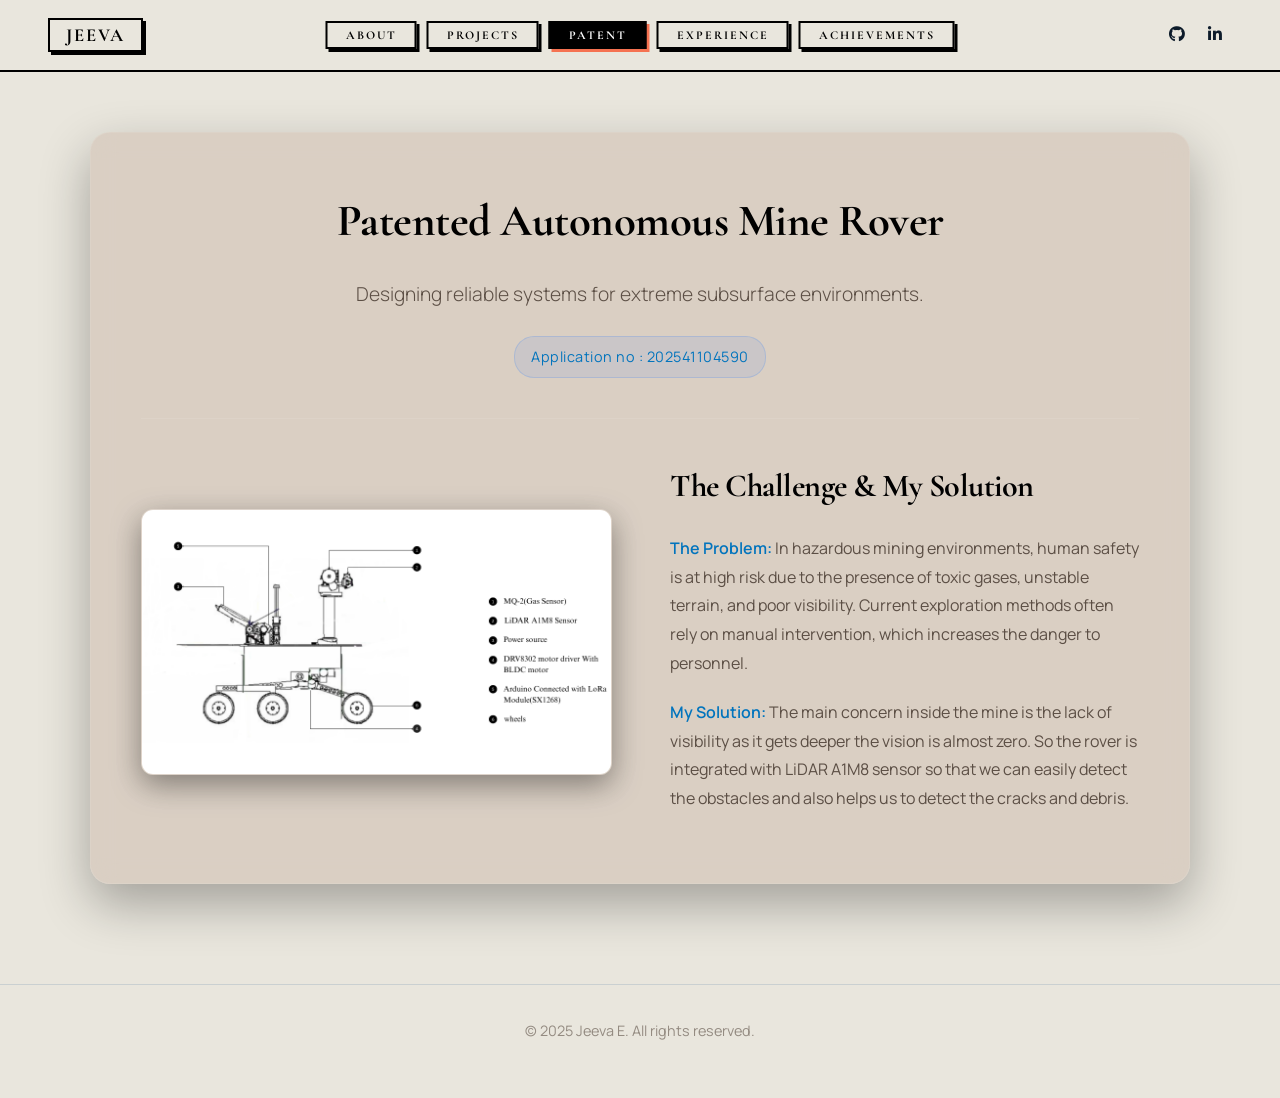
<file: patent.html>
<!DOCTYPE html>
<html lang="en">

<head>
    <meta charset="UTF-8">
    <meta name="viewport" content="width=device-width, initial-scale=1.0">
    <title>Patent — Jeeva E</title>
    <link rel="stylesheet" href="Styles.css?v=1.2">
    <link href="https://fonts.googleapis.com/css2?family=Manrope:wght@300;400;500;600;700;800&display=swap" rel="stylesheet">
    <link href="https://fonts.googleapis.com/css2?family=Cormorant+Garamond:ital,wght@0,300;0,400;0,500;0,600;0,700;1,300;1,400;1,500;1,600;1,700&display=swap" rel="stylesheet">
    <link href="https://api.fontshare.com/v2/css?f[]=cabinet-grotesk@300,400,500,600,700,800,900&display=swap" rel="stylesheet">
    <link href="https://fonts.googleapis.com/css2?family=Playfair+Display:wght@400;700&family=DM+Sans:wght@300;400;500&family=Caveat:wght@500;700&display=swap" rel="stylesheet">
    <link rel="stylesheet" href="https://cdnjs.cloudflare.com/ajax/libs/font-awesome/6.0.0-beta3/css/all.min.css">
</head>

<body>

<!-- LOADER: place as first child of body -->
<div id="page-loader" style="
  position:fixed; inset:0; z-index:9999;
  background:#ebe8e0;
  display:flex; flex-direction:column;
  align-items:center; justify-content:center;
  gap:18px;
  transition: opacity 0.5s ease, visibility 0.5s ease;
">
  <span style="
    font-family:'Georgia',serif;
    font-size:26px; letter-spacing:0.22em;
    color:#1a1a18; font-weight:400;
  ">JEEVA</span>

  <div style="
    width:120px; height:1px;
    background:rgba(26,26,24,0.15);
    border-radius:2px; overflow:hidden;
  ">
    <div id="loader-bar" style="
      height:100%; background:#1a1a18;
      border-radius:2px; width:0%;
      transition:width 0.1s linear;
    "></div>
  </div>
</div>

    <div class="mobile-warning">
        <i class="fas fa-desktop"></i>
        <h2>Desktop Mode Only</h2>
        <p>This portfolio is designed for an immersive desktop experience. <br> Please switch to a desktop device or enable desktop mode.</p>
    </div>

    <nav class="sticky-nav">
        <div class="nav-left">
            <a href="index.html" class="nav-logo">JEEVA</a>
        </div>
        <button class="nav-toggle" aria-label="toggle navigation">
            <span class="hamburger"></span>
        </button>
        <ul class="nav-links">
            <li><a href="index.html"        class="nav-link"       ><span>About</span></a></li>
            <li><a href="projects.html"     class="nav-link"       ><span>Projects</span></a></li>
            <li><a href="patent.html"       class="nav-link active"><span>Patent</span></a></li>
            <li><a href="experience.html"   class="nav-link"       ><span>Experience</span></a></li>
            <li><a href="achievements.html" class="nav-link"       ><span>Achievements</span></a></li>
        </ul>
        <div class="nav-right">
            <a href="https://github.com/Jeeva-1405/" target="_blank" class="nav-icon" title="GitHub"><i class="fab fa-github"></i></a>
            <a href="https://www.linkedin.com/in/jeeva-e-b4b442290/" target="_blank" class="nav-icon" title="LinkedIn"><i class="fab fa-linkedin-in"></i></a>
        </div>
    </nav>

    <main id="page-content">

        <section class="patent-section animate-on-scroll" id="patent">
            <div class="patent-container">
                <div class="patent-header-content">
                    <h1>Patented Autonomous Mine Rover</h1>
                    <p class="tagline">Designing reliable systems for extreme subsurface environments.</p>
                    <div class="patent-info">
                        <span class="badge">Application no : 202541104590</span>
                    </div>
                </div>
                <div class="patent-body">
                    <div class="media-container">
                        <img src="patent-new.png" alt="High-quality image of the Mine Rover prototype.">
                    </div>
                    <div class="summary-text">
                        <h2>The Challenge &amp; My Solution</h2>
                        <p><strong>The Problem:</strong> In hazardous mining environments, human safety is at high risk due
                            to the presence of toxic gases, unstable terrain, and poor visibility. Current exploration
                            methods often rely on manual intervention, which increases the danger to personnel.</p>
                        <p><strong>My Solution:</strong> The main concern inside the mine is the lack of visibility as it
                            gets deeper the vision is almost zero. So the rover is integrated with LiDAR A1M8 sensor so that
                            we can easily detect the obstacles and also helps us to detect the cracks and debris.</p>
                    </div>
                </div>
            </div>
        </section>

        <footer class="main-footer"><p class="footer-end-text">© 2025 Jeeva E. All rights reserved.</p></footer>

    </main><!-- /#page-content -->

    <script src="script.js"></script>

<!-- LOADER SCRIPT: add before </body> -->
<script>
(function(){
  var bar = document.getElementById('loader-bar');
  var loader = document.getElementById('page-loader');
  var w = 0;
  var t = setInterval(function(){
    w += Math.random() * 12;
    if(w > 90) w = 90;
    bar.style.width = w + '%';
  }, 100);
  window.addEventListener('load', function(){
    clearInterval(t);
    bar.style.width = '100%';
    setTimeout(function(){
      loader.style.opacity = '0';
      loader.style.visibility = 'hidden';
    }, 300);
  });
})();
</script>
<!-- BACK TO TOP: paste before </body> -->
<div id="btt-wrap" style="
  position:fixed; bottom:32px; right:32px;
  display:flex; align-items:center; gap:12px;
  opacity:0; visibility:hidden;
  transition:opacity 0.35s ease, visibility 0.35s ease;
  z-index:999;
">
  <span style="
    font-family:'your-sans',sans-serif;
    font-size:11px; letter-spacing:0.1em;
    color:#6b6960; text-transform:uppercase;
  ">Back to top</span>

  <button onclick="window.scrollTo({top:0,behavior:'smooth'})"
    style="
      width:44px; height:44px;
      border:1px solid #1a1a18;
      border-radius:50%;
      background:transparent;
      cursor:pointer;
      display:flex; align-items:center; justify-content:center;
      transition:background 0.2s;
    "
    onmouseover="this.style.background='#1a1a18';
      this.querySelector('path').style.stroke='#ebe8e0'"
    onmouseout="this.style.background='transparent';
      this.querySelector('path').style.stroke='#1a1a18'"
  >
    <svg width="18" height="18" viewBox="0 0 24 24" fill="none">
      <path d="M12 19V5M5 12l7-7 7 7"
        stroke="#1a1a18" stroke-width="1.5"
        stroke-linecap="round" stroke-linejoin="round"
        style="transition:stroke 0.2s"
      />
    </svg>
  </button>
</div>

<script>
(function(){
  var el = document.getElementById('btt-wrap');
  window.addEventListener('scroll', function(){
    if(window.scrollY > 300){
      el.style.opacity = '1';
      el.style.visibility = 'visible';
    } else {
      el.style.opacity = '0';
      el.style.visibility = 'hidden';
    }
  });
})();
</script>
</body>
</html>
</file>
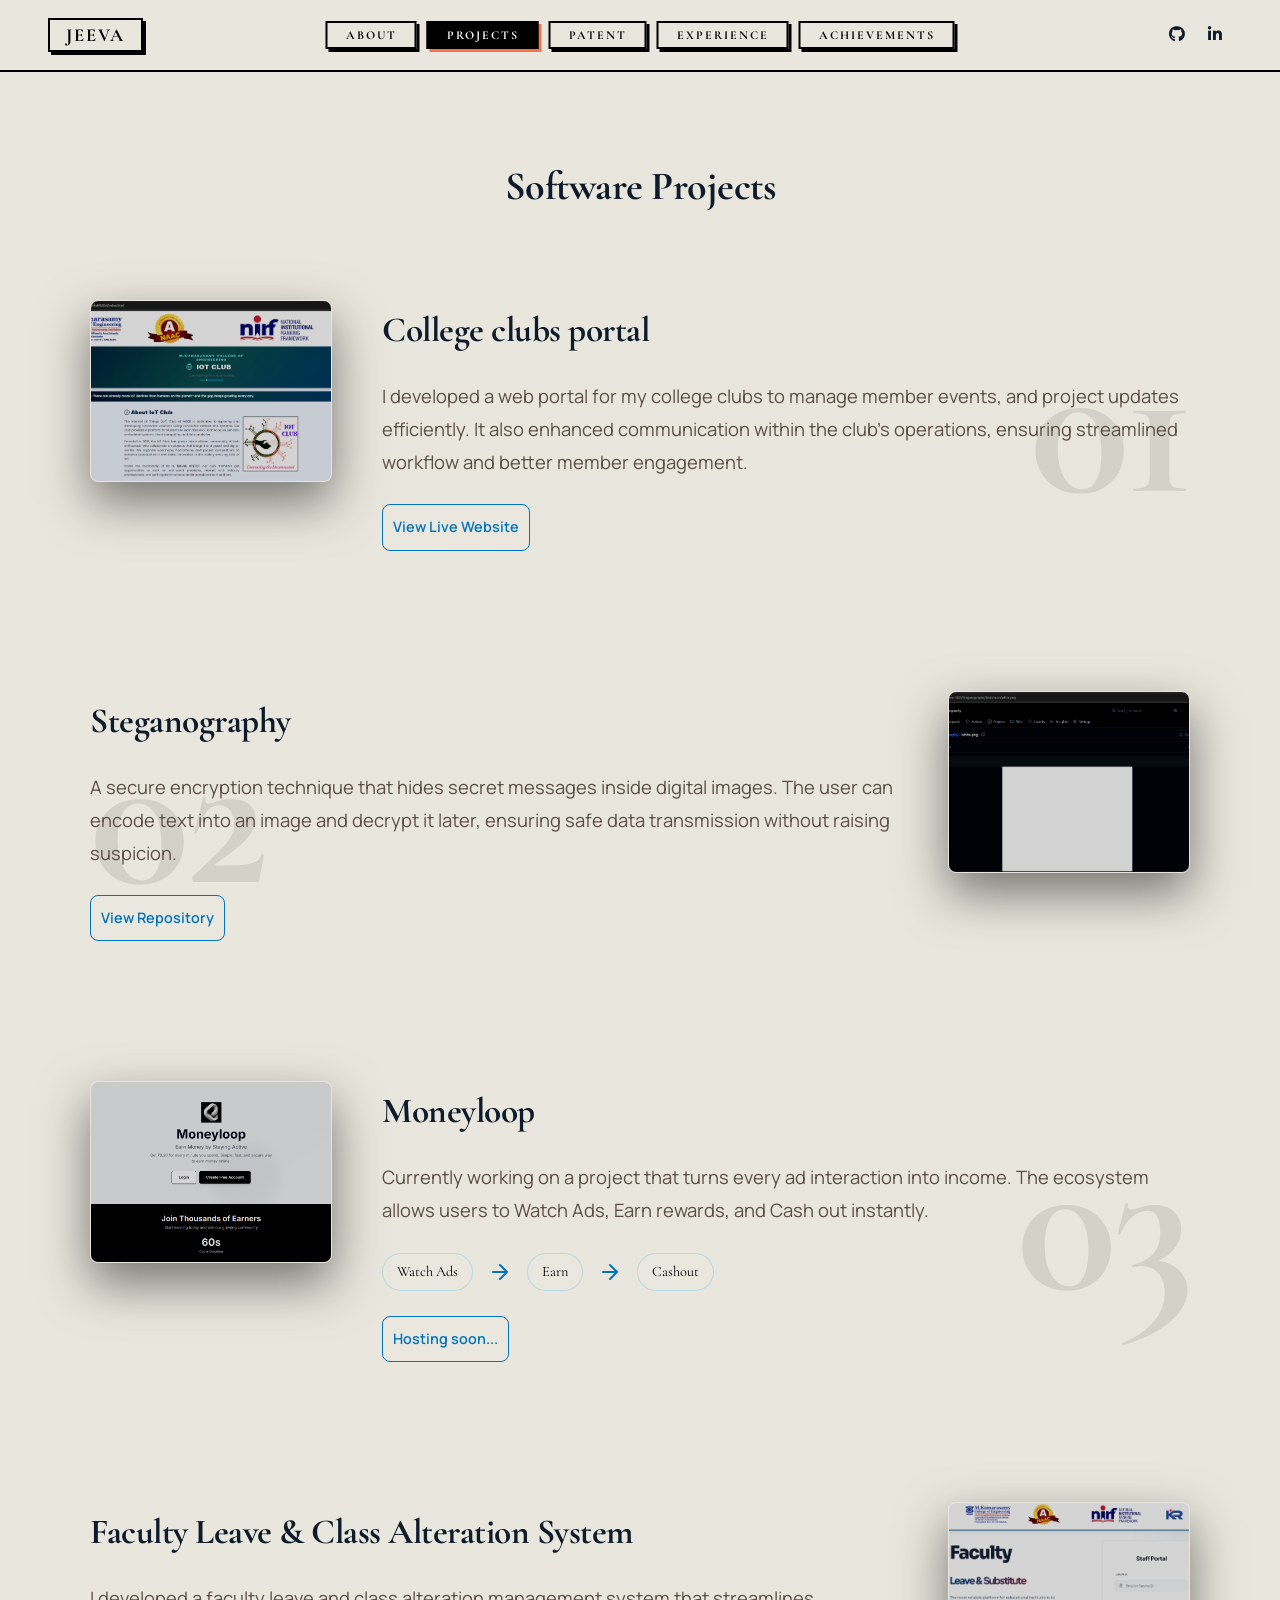
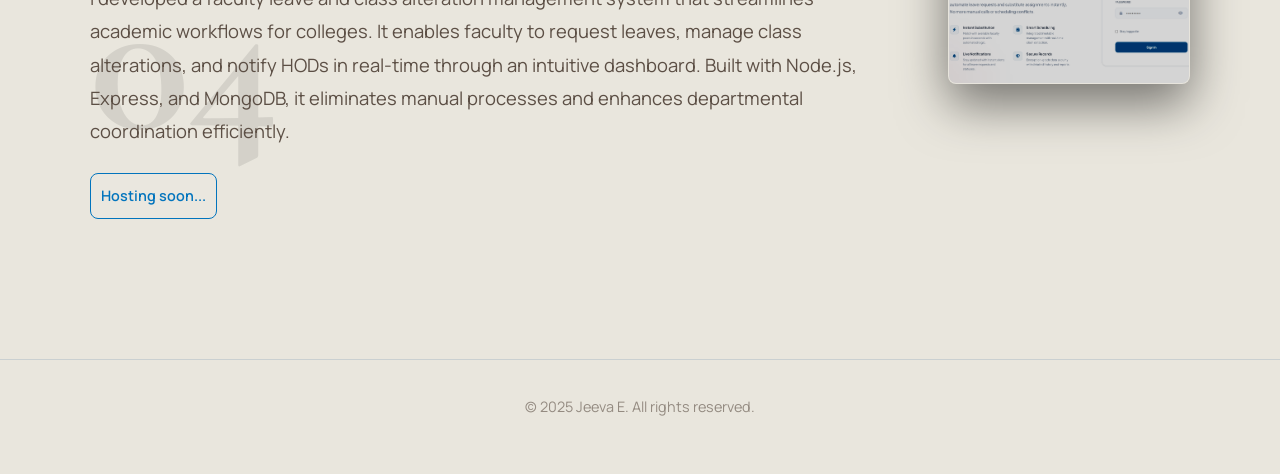
<file: projects.html>
<!DOCTYPE html>
<html lang="en">

<head>
    <meta charset="UTF-8">
    <meta name="viewport" content="width=device-width, initial-scale=1.0">
    <title>Projects — Jeeva E</title>
    <link rel="stylesheet" href="Styles.css?v=1.2">
    <link href="https://fonts.googleapis.com/css2?family=Manrope:wght@300;400;500;600;700;800&display=swap"
        rel="stylesheet">
    <link
        href="https://fonts.googleapis.com/css2?family=Cormorant+Garamond:ital,wght@0,300;0,400;0,500;0,600;0,700;1,300;1,400;1,500;1,600;1,700&display=swap"
        rel="stylesheet">
    <link href="https://api.fontshare.com/v2/css?f[]=cabinet-grotesk@300,400,500,600,700,800,900&display=swap"
        rel="stylesheet">
    <link href="https://fonts.googleapis.com/css2?family=Playfair+Display:wght@400;700&family=DM+Sans:wght@300;400;500&family=Caveat:wght@500;700&display=swap" rel="stylesheet">
    <link rel="stylesheet" href="https://cdnjs.cloudflare.com/ajax/libs/font-awesome/6.0.0-beta3/css/all.min.css">
</head>

<body>

<!-- LOADER: place as first child of body -->
<div id="page-loader" style="
  position:fixed; inset:0; z-index:9999;
  background:#ebe8e0;
  display:flex; flex-direction:column;
  align-items:center; justify-content:center;
  gap:18px;
  transition: opacity 0.5s ease, visibility 0.5s ease;
">
  <span style="
    font-family:'Georgia',serif;
    font-size:26px; letter-spacing:0.22em;
    color:#1a1a18; font-weight:400;
  ">JEEVA</span>

  <div style="
    width:120px; height:1px;
    background:rgba(26,26,24,0.15);
    border-radius:2px; overflow:hidden;
  ">
    <div id="loader-bar" style="
      height:100%; background:#1a1a18;
      border-radius:2px; width:0%;
      transition:width 0.1s linear;
    "></div>
  </div>
</div>

    <div class="mobile-warning">
        <i class="fas fa-desktop"></i>
        <h2>Desktop Mode Only</h2>
        <p>This portfolio is designed for an immersive desktop experience. <br> Please switch to a desktop device or
            enable desktop mode.</p>
    </div>

    <nav class="sticky-nav">
        <div class="nav-left">
            <a href="index.html" class="nav-logo">JEEVA</a>
        </div>
        <button class="nav-toggle" aria-label="toggle navigation">
            <span class="hamburger"></span>
        </button>
        <ul class="nav-links">
            <li><a href="index.html" class="nav-link"><span>About</span></a></li>
            <li><a href="projects.html" class="nav-link active"><span>Projects</span></a></li>
            <li><a href="patent.html" class="nav-link"><span>Patent</span></a></li>
            <li><a href="experience.html" class="nav-link"><span>Experience</span></a></li>
            <li><a href="achievements.html" class="nav-link"><span>Achievements</span></a></li>
        </ul>
        <div class="nav-right">
            <a href="https://github.com/Jeeva-1405/" target="_blank" class="nav-icon" title="GitHub"><i
                    class="fab fa-github"></i></a>
            <a href="https://www.linkedin.com/in/jeeva-e-b4b442290/" target="_blank" class="nav-icon"
                title="LinkedIn"><i class="fab fa-linkedin-in"></i></a>
        </div>
    </nav>

    <main id="page-content">

        <section class="technical-deep-dive" id="projects">
            <h2>Software Projects</h2>
            <div class="tech-grid">

                <div class="tech-card animate-on-scroll">
                    <img src="iot club.png" alt="Screenshot of the college website." class="project-thumbnail">
                    <div class="project-details">
                        <h3>College clubs portal</h3>
                        <p>I developed a web portal for my college clubs to manage member events, and
                            project updates efficiently. It also enhanced communication within the club's operations,
                            ensuring streamlined workflow and better member engagement.</p>
                        <a href="https://clubs.mkce.ac.in/" target="_blank" class="document-link secondary-link">View
                            Live Website</a>
                    </div>
                </div>

                <div class="tech-card animate-on-scroll">
                    <img src="steganography.png" alt="Screenshot of the steganography project."
                        class="project-thumbnail">
                    <div class="project-details">
                        <h3>Steganography</h3>
                        <p>A secure encryption technique that hides secret messages inside digital images. The user can
                            encode text into an image and decrypt it later, ensuring safe data transmission without
                            raising
                            suspicion.</p>
                        <a href="https://github.com/Jeeva-1405/Steganography" target="_blank"
                            class="document-link secondary-link">View Repository</a>
                    </div>
                </div>

                <div class="tech-card animate-on-scroll">
                    <img src="moneyloop.png" alt="Screenshot of the Moneyloop project." class="project-thumbnail">
                    <div class="project-details">
                        <h3>Moneyloop</h3>
                        <p>Currently working on a project that turns every ad interaction into income. The ecosystem
                            allows
                            users to Watch Ads, Earn rewards, and Cash out instantly.</p>
                        <div class="workflow">
                            <span>Watch Ads</span>
                            <span><svg width="24" height="24" viewBox="0 0 24 24" fill="none" stroke="currentColor"
                                    stroke-width="2" stroke-linecap="round" stroke-linejoin="round">
                                    <path d="M5 12h14M12 5l7 7-7 7" />
                                </svg></span>
                            <span>Earn</span>
                            <span><svg width="24" height="24" viewBox="0 0 24 24" fill="none" stroke="currentColor"
                                    stroke-width="2" stroke-linecap="round" stroke-linejoin="round">
                                    <path d="M5 12h14M12 5l7 7-7 7" />
                                </svg></span>
                            <span>Cashout</span>
                        </div>
                        <a class="document-link secondary-link hosting-btn">Hosting soon...<span
                                class="loading-spinner"></span></a>
                    </div>
                </div>

                <div class="tech-card animate-on-scroll">
                    <img src="Facultysync.png" alt="Faculty Leave System." class="project-thumbnail"
                        onerror="this.style.display='none';this.nextElementSibling.style.display='flex';">
                    <div class="project-thumbnail project-thumbnail--icon"
                        style="display:none;align-items:center;justify-content:center;background:linear-gradient(135deg,#1a1a2e,#16213e,#0f3460);">
                        <i class="fas fa-calendar-check" style="font-size:4rem;color:#a78bfa;"></i>
                    </div>
                    <div class="project-details">
                        <h3>Faculty Leave &amp; Class Alteration System</h3>
                        <p>I developed a faculty leave and class alteration management system that streamlines academic
                            workflows for colleges. It enables faculty to request leaves, manage class alterations, and
                            notify HODs in real-time through an intuitive dashboard. Built with Node.js, Express, and
                            MongoDB, it eliminates manual processes and enhances departmental coordination efficiently.
                        </p>
                        <a class="document-link secondary-link hosting-btn">Hosting soon...<span
                                class="loading-spinner"></span></a>
                    </div>
                </div>

            </div>
        </section>

        <footer class="main-footer">
            <p class="footer-end-text">© 2025 Jeeva E. All rights reserved.</p>
        </footer>

    </main><!-- /#page-content -->

    <script src="script.js"></script>

<!-- LOADER SCRIPT: add before </body> -->
<script>
(function(){
  var bar = document.getElementById('loader-bar');
  var loader = document.getElementById('page-loader');
  var w = 0;
  var t = setInterval(function(){
    w += Math.random() * 12;
    if(w > 90) w = 90;
    bar.style.width = w + '%';
  }, 100);
  window.addEventListener('load', function(){
    clearInterval(t);
    bar.style.width = '100%';
    setTimeout(function(){
      loader.style.opacity = '0';
      loader.style.visibility = 'hidden';
    }, 300);
  });
})();
</script>
<!-- BACK TO TOP: paste before </body> -->
<div id="btt-wrap" style="
  position:fixed; bottom:32px; right:32px;
  display:flex; align-items:center; gap:12px;
  opacity:0; visibility:hidden;
  transition:opacity 0.35s ease, visibility 0.35s ease;
  z-index:999;
">
  <span style="
    font-family:'your-sans',sans-serif;
    font-size:11px; letter-spacing:0.1em;
    color:#6b6960; text-transform:uppercase;
  ">Back to top</span>

  <button onclick="window.scrollTo({top:0,behavior:'smooth'})"
    style="
      width:44px; height:44px;
      border:1px solid #1a1a18;
      border-radius:50%;
      background:transparent;
      cursor:pointer;
      display:flex; align-items:center; justify-content:center;
      transition:background 0.2s;
    "
    onmouseover="this.style.background='#1a1a18';
      this.querySelector('path').style.stroke='#ebe8e0'"
    onmouseout="this.style.background='transparent';
      this.querySelector('path').style.stroke='#1a1a18'"
  >
    <svg width="18" height="18" viewBox="0 0 24 24" fill="none">
      <path d="M12 19V5M5 12l7-7 7 7"
        stroke="#1a1a18" stroke-width="1.5"
        stroke-linecap="round" stroke-linejoin="round"
        style="transition:stroke 0.2s"
      />
    </svg>
  </button>
</div>

<script>
(function(){
  var el = document.getElementById('btt-wrap');
  window.addEventListener('scroll', function(){
    if(window.scrollY > 300){
      el.style.opacity = '1';
      el.style.visibility = 'visible';
    } else {
      el.style.opacity = '0';
      el.style.visibility = 'hidden';
    }
  });
})();
</script>
</body>

</html>
</file>
<file: Styles.css>
@import url('https://fonts.googleapis.com/css2?family=Cormorant+Garamond:ital,wght@0,300;0,400;0,500;0,600;0,700;1,300;1,400;1,500;1,600;1,700&display=swap');

/* =========================================
   1. VARIABLES & RESET
   ========================================= */
:root {
    --bg-primary: #E9E6DD;
    /* off-white — dominates page background */
    --bg-secondary: #C4AD9D;
    /* beige — cards, containers */
    --accent-blue: #0274BD;
    /* strong blue — headings, links, nav */
    --accent-red: #F57251;
    /* coral — CTA buttons, highlights */
    --text-primary: #000000;
    /* pure black — headings, main text */
    --text-muted: #5C4F45;
    /* warm dark brown — body text, labels */
    --border: #C4AD9D;
    /* beige — dividers */

    /* Mapped aliases */
    --bg-dark: #E9E6DD;
    --bg-card: rgba(196, 173, 157, 0.4);
    --bg-card-hover: rgba(196, 173, 157, 0.7);
    --primary: #0274BD;
    --secondary: #F57251;
    --accent: #F57251;
    --text-main: #000000;

    --font-main: 'Manrope', sans-serif;
    --font-heading: 'Cormorant Garamond', serif;
    --nav-height: 80px;
}

html {
    scroll-behavior: smooth;
    overflow-x: hidden;
}

body {
    font-family: var(--font-main);
    color: var(--text-primary);
    background-color: #E9E6DD;
    margin: 0;
    padding: 0;
    line-height: 1.7;
    /* Background handled by .fixed-bg */
}



/* ---- AJAX Page Content Transition ---- */
#page-content {
    opacity: 1;
    transform: translateY(0);
    transition: opacity 0.35s ease, transform 0.35s ease;
    /* Push content below fixed nav */
    padding-top: 72px;
    min-height: calc(100vh - 72px);
}

a {
    text-decoration: none;
    color: inherit;
    transition: 0.3s;
}

ul {
    list-style: none;
    padding: 0;
    margin: 0;
}
h1,
h2,
h3 {
    margin: 0;
    font-family: var(--font-heading);
    font-weight: 700;
    letter-spacing: -0.5px;
    color: #0D1B2A;
}

/* =========================================
   2. NAVIGATION (SPEEDEX-Style Flat Bar)
   ========================================= */
.sticky-nav {
    position: fixed;
    top: 0;
    left: 0;
    width: 100%;
    height: 72px;
    background: #E9E6DD;
    border-bottom: 2px solid #000000;
    display: flex;
    justify-content: space-between;
    align-items: stretch;
    /* children stretch full height */
    padding: 0 48px;
    z-index: 1000;
    animation: slideDown 0.7s cubic-bezier(0.2, 0.8, 0.2, 1) both;
    box-sizing: border-box;
}

@keyframes slideDown {
    from {
        transform: translateY(-100%);
        opacity: 0;
    }

    to {
        transform: translateY(0);
        opacity: 1;
    }
}

/* Nav Sections */
.nav-left {
    flex: 0 0 auto;
    display: flex;
    align-items: center;
}

.nav-right {
    flex: 0 0 auto;
    display: flex;
    justify-content: flex-end;
    align-items: center;
    gap: 4px;
}

/* ---- SPEEDEX Logo Box ---- */
.nav-logo {
    font-family: var(--font-heading);
    font-size: 1.15em;
    font-weight: 900;
    letter-spacing: 2px;
    color: #000000;
    text-transform: uppercase;
    border: 2.5px solid #000000;
    padding: 6px 16px;
    line-height: 1;
    display: inline-block;
    box-shadow: 3px 3px 0 #000000;
    transition: box-shadow 0.2s ease, transform 0.2s ease;
}

.nav-logo:hover {
    box-shadow: 5px 5px 0 #0274BD;
    transform: translate(-1px, -1px);
    color: #0274BD;
    border-color: #0274BD;
}

/* ---- Center Links ---- */
.nav-links {
    display: flex;
    gap: 10px;
    list-style: none;
    margin: 0;
    padding: 0;
    /* Absolutely center in nav */
    position: absolute;
    left: 50%;
    transform: translateX(-50%);
    height: 100%;
    align-items: center;
}

.nav-links li {
    margin: 0;
    display: flex;
    align-items: center;
}

.nav-links a {
    display: flex;
    align-items: center;
    padding: 6px 18px;
    font-family: var(--font-heading);
    font-size: 0.75em;
    font-weight: 800;
    letter-spacing: 2px;
    text-transform: uppercase;
    color: #000000;
    border: 2.5px solid #000000;
    box-shadow: 3px 3px 0 #000000;
    background: #E9E6DD;
    transition: box-shadow 0.18s ease, transform 0.18s ease, background 0.18s ease, color 0.18s ease, border-color 0.18s ease;
    white-space: nowrap;
    line-height: 1;
}

.nav-links a span {
    display: inline-block;
}

.nav-links i {
    font-size: 0.9em;
    color: inherit;
}

/* Hover — slight lift */
.nav-links a:hover {
    box-shadow: 5px 5px 0 #0274BD;
    border-color: #0274BD;
    color: #0274BD;
    transform: translate(-1px, -1px);
}

/* Active — filled black box, white text, coral shadow */
.nav-links a.active {
    background: #000000;
    color: #ffffff;
    box-shadow: 3px 3px 0 #F57251;
    border-color: #000000;
}

/* ---- Right Social Icons ---- */
.nav-icon {
    font-size: 1.05em;
    color: #0D1B2A;
    transition: color 0.2s, background 0.2s;
    padding: 8px 10px;
    border-radius: 4px;
    display: flex;
    align-items: center;
}

.nav-icon:hover {
    color: #1B4F8A;
    background: rgba(27, 79, 138, 0.08);
    transform: none;
}

/* Navigation Toggle (Hamburger) */
.nav-toggle {
    display: none;
    background: transparent;
    border: none;
    cursor: pointer;
    padding: 10px;
    z-index: 1005;
    outline: none;
}

.hamburger {
    display: block;
    position: relative;
    width: 22px;
    height: 2.5px;
    background: #000000;
    transition: background 0.2s ease-in-out;
}

.hamburger::before,
.hamburger::after {
    content: '';
    position: absolute;
    left: 0;
    width: 22px;
    height: 2.5px;
    background: #000000;
    transition: transform 0.2s ease-in-out, top 0.2s ease-in-out;
}

.hamburger::before {
    top: -7px;
}

.hamburger::after {
    top: 7px;
}

/* Toggle Active State */
.nav-toggle.active .hamburger {
    background: transparent;
}

.nav-toggle.active .hamburger::before {
    top: 0;
    transform: rotate(45deg);
}

.nav-toggle.active .hamburger::after {
    top: 0;
    transform: rotate(-45deg);
}

/* Responsive */
@media (max-width: 900px) {
    .sticky-nav {
        padding: 0 20px;
    }

    .nav-links a {
        padding: 6px 12px;
        font-size: 0.75em;
    }
}

@media (max-width: 600px) {
    .sticky-nav {
        padding: 0 16px;
        height: 60px;
        position: fixed;
        top: 0;
        left: 0;
        width: 100%;
        z-index: 10000;
        box-sizing: border-box;
    }

    .nav-logo {
        font-size: 0.8em;
        padding: 4px 8px;
        box-shadow: 2px 2px 0 #000000;
    }

    .nav-right {
        display: none;
    }

    .nav-toggle {
        display: block;
        margin-left: auto;
    }

    .nav-links {
        display: flex;
        flex-direction: column;
        position: fixed;
        top: 60px;
        /* Aligned below sticky nav */
        left: 0;
        width: 100%;
        height: auto;
        background: #E9E6DD;
        /* SPEEDEX warm beige background */
        border-bottom: 3.5px solid #000000;
        padding: 20px 0;
        gap: 12px;
        transform: translateY(-160%);
        /* Hide completely above screen */
        transition: transform 0.35s cubic-bezier(0.4, 0, 0.2, 1);
        z-index: 9999;
        margin-left: 0 !important;
        box-shadow: 0 6px 0 rgba(0, 0, 0, 0.15);
    }

    .nav-links.active {
        transform: translateY(0);
    }

    .nav-links li {
        width: 100%;
        text-align: center;
        padding: 0 20px;
        box-sizing: border-box;
    }

    .nav-links a {
        display: block;
        padding: 10px 0 !important;
        font-size: 0.85em !important;
        letter-spacing: 2px;
        box-shadow: none !important;
        border: none !important;
        border-bottom: 1.5px dashed rgba(0, 0, 0, 0.15) !important;
        border-radius: 0 !important;
        background: transparent !important;
        color: #000000 !important;
    }

    .nav-links li:last-child a {
        border-bottom: none !important;
    }

    .nav-links a.active {
        color: #F57251 !important;
        font-weight: 800 !important;
    }

    #page-content {
        padding-top: 60px;
        min-height: calc(100vh - 60px);
    }
}

.sticky-nav i {
    font-size: 0.95em;
}

/* =========================================
   3. HERO SECTION (About Me)
   ========================================= */
.about-me {
    min-height: 70vh;
    display: flex;
    flex-direction: column;
    justify-content: center;
    max-width: 1000px;
    margin: 0 auto;
    padding: 30px 20px 40px;
}

.about-me-content {
    display: flex;
    align-items: center;
    gap: 60px;
    flex-direction: row-reverse;
    /* Image on right */
}

.about-me-photo {
    flex: 0 0 auto;
    position: relative;
    padding: 6px;
    background: transparent;
    display: flex;
    justify-content: center;
    align-items: center;
}

.about-me-photo::before,
.about-me-photo::after {
    content: '';
    position: absolute;
    width: 40px;
    height: 14px;
    background: rgba(220, 205, 185, 0.6);
    border: 1px dashed rgba(139, 94, 60, 0.2);
    backdrop-filter: blur(2px);
    box-shadow: 1px 1px 3px rgba(0, 0, 0, 0.05);
    z-index: 2;
    transition: background 0.4s ease, border-color 0.4s ease;
}

.about-me-photo::before {
    top: -4px;
    left: -8px;
    transform: rotate(-45deg);
}

.about-me-photo::after {
    bottom: -4px;
    right: -8px;
    transform: rotate(-45deg);
}

.about-me-photo:hover::before,
.about-me-photo:hover::after {
    background: rgba(220, 205, 185, 0.8);
    border-color: rgba(139, 94, 60, 0.45);
}

.photo-placeholder {
    width: 220px;
    height: 240px;
    object-fit: cover;
    border-radius: 0;
    border: none;
    filter: sepia(10%);
    box-shadow: 4px 4px 10px rgba(61, 31, 13, 0.15);
    transition: filter 0.4s ease, box-shadow 0.4s ease;
}

.about-me-photo:hover .photo-placeholder {
    filter: sepia(0%) contrast(1.03);
    box-shadow: 6px 6px 14px rgba(61, 31, 13, 0.22);
}

.about-me-text {
    flex: 2;
    text-align: left;
}

.about-me h2 {
    font-size: 4em;
    margin-bottom: 20px;
    background: linear-gradient(to right, #fff, #94a3b8);
    -webkit-background-clip: text;
    background-clip: text;
    -webkit-text-fill-color: transparent;
    line-height: 1.1;
    text-align: center;
}

.about-me p {
    font-size: 1.1em;
    color: var(--text-muted);
    margin-bottom: 30px;
    max-width: 600px;
}

.document-link {
    display: inline-block;
    padding: 12px 30px;
    background: transparent;
    border: 1px solid var(--primary);
    color: var(--primary);
    border-radius: 8px;
    font-weight: 600;
}

.document-link:hover {
    background: rgba(56, 189, 248, 0.1);
    box-shadow: 0 0 20px rgba(56, 189, 248, 0.3);
}

/* =========================================
   4. SECTIONS GENERAL
   ========================================= */
section,
header {
    padding: 80px 20px;
    max-width: 1100px;
    margin: 0 auto;
}

/* Unified Patent Section */
.patent-section {
    padding: 60px 20px;
}

.patent-container {
    background: var(--bg-card);
    backdrop-filter: blur(12px);
    border: 1px solid rgba(255, 255, 255, 0.08);
    border-radius: 20px;
    padding: 50px;
    box-shadow: 0 20px 50px rgba(0, 0, 0, 0.3);
    position: relative;
    overflow: hidden;
    transition: transform 0.3s ease, border-color 0.3s ease;
}

.patent-container:hover {
    transform: translateY(-5px);
    border-color: rgba(59, 130, 246, 0.4);
}

/* Header inside the unified card */
.patent-header-content {
    text-align: center;
    border-bottom: 1px solid rgba(255, 255, 255, 0.08);
    padding-bottom: 40px;
    margin-bottom: 40px;
}

.patent-header-content h1 {
    font-size: 2.8em;
    color: var(--text-main);
    margin-bottom: 15px;
}

.tagline {
    color: var(--text-muted);
    font-size: 1.2em;
    font-weight: 300;
    margin-bottom: 25px;
    display: block;
}

.badge {
    display: inline-block;
    padding: 8px 16px;
    background: rgba(59, 130, 246, 0.1);
    color: var(--primary);
    border: 1px solid rgba(59, 130, 246, 0.2);
    border-radius: 20px;
    font-size: 0.9em;
    font-family: var(--font-code);
    letter-spacing: 0.5px;
}

/* Body (Split Layout) */
.patent-body {
    display: grid;
    grid-template-columns: 1fr 1fr;
    gap: 60px;
    align-items: center;
}

.media-container img {
    width: 100%;
    border-radius: 12px;
    border: 1px solid rgba(255, 255, 255, 0.1);
    box-shadow: 0 10px 30px rgba(0, 0, 0, 0.4);
}

.summary-text h2 {
    font-size: 2em;
    margin-bottom: 20px;
    color: var(--text-main);
}

.summary-text p {
    color: var(--text-muted);
    margin-bottom: 20px;
    line-height: 1.8;
}

.summary-text strong {
    color: var(--primary);
    font-weight: 600;
}

@media (max-width: 900px) {
    .patent-body {
        grid-template-columns: 1fr;
        gap: 40px;
    }

    .patent-container {
        padding: 30px;
    }

    .patent-header-content h1 {
        font-size: 2em;
    }
}

/* =========================================
   5. ACHIEVEMENTS & CARDS (Glassmorphism)
   ========================================= */
.achievements-recognition h2,
.technical-deep-dive h2 {
    text-align: center;
    font-size: 2.5em;
    margin-bottom: 60px;
}

/* =========================================
   PROJECT SPOTLIGHT (Featured Rows)
   ========================================= */
.tech-grid {
    display: flex;
    flex-direction: column;
    gap: 140px;
    padding: 20px 0;
}

.tech-card {
    display: flex;
    align-items: flex-start;
    /* Aligns content to top so image parallels text */
    gap: 50px;
    background: transparent;
    padding: 0;
    border: none;
    border-radius: 0;
    overflow: visible;
    position: relative;
    /* Reset Glassmorphism for this layout */
    backdrop-filter: none;
    box-shadow: none;
}

/* Alternating Layout */
.tech-card:nth-child(even) {
    flex-direction: row-reverse;
}

/* Project Visual (The "Monitor") */
.tech-card .project-thumbnail {
    flex: 0.35;
    max-width: 240px;
    height: 160px;
    object-fit: cover;
    border-radius: 16px;
    border: 1px solid rgba(255, 255, 255, 0.1);
    box-shadow: 0 20px 50px rgba(0, 0, 0, 0.5);
    transition: 0.5s cubic-bezier(0.23, 1, 0.32, 1);
    filter: brightness(0.8) contrast(1.1);
    position: relative;
    z-index: 1;
}

.tech-card:hover .project-thumbnail {
    transform: translateY(-5px);
    filter: brightness(1) contrast(1);
    border-color: var(--primary);
    box-shadow: 0 30px 60px rgba(59, 130, 246, 0.2);
}

/* Project Info */
.project-details {
    flex: 1;
    position: relative;
    z-index: 2;
}

.tech-card h3 {
    font-size: 2.2em;
    font-weight: 800;
    margin-bottom: 20px;
    background: linear-gradient(to right, #fff, var(--text-muted));
    -webkit-background-clip: text;
    background-clip: text;
    -webkit-text-fill-color: transparent;
    transition: 0.3s;
}

.tech-card:hover h3 {
    background: linear-gradient(to right, var(--primary), var(--secondary));
    -webkit-background-clip: text;
    -webkit-text-fill-color: transparent;
}

.project-details p {
    font-size: 1.15em;
    color: var(--text-muted);
    margin-bottom: 25px;
    line-height: 1.8;
}

/* Workflow Flow Chart */
/* Workflow Flow Chart */
.workflow {
    display: flex;
    flex-direction: row;
    align-items: center;
    justify-content: flex-start;
    gap: 15px;
    margin-bottom: 25px;
    font-family: var(--font-heading);
    font-size: 0.9em;
    color: var(--accent);
    flex-wrap: wrap;
}

.workflow span {
    background: rgba(255, 255, 255, 0.05);
    padding: 6px 14px;
    border-radius: 20px;
    border: 1px solid rgba(56, 189, 248, 0.3);
    color: var(--text-main);
    display: inline-block;
    white-space: nowrap;
}

.workflow span:nth-child(even) {
    background: transparent;
    border: none;
    font-weight: bold;
    color: var(--primary);
    padding: 0;
    font-size: 1.2em;
    animation: flowRight 1.5s infinite ease-in-out;
    display: inline-flex;
    align-items: center;
}

.workflow span:nth-child(even) svg {
    transform: rotate(0deg);
    /* Points right on desktop */
}

@keyframes flowRight {

    0%,
    100% {
        transform: translateX(0);
    }

    50% {
        transform: translateX(5px);
    }
}

/* Decorative Background Number */
.tech-card::before {
    content: '0' counter(project-counter);
    counter-increment: project-counter;
    position: absolute;
    top: 50%;
    transform: translateY(-50%);
    font-size: 13rem;
    font-weight: 900;
    color: rgba(0, 0, 0, 0.09);
    z-index: 0;
    font-family: var(--font-heading);
    line-height: 1;
    pointer-events: none;
    letter-spacing: -4px;
    user-select: none;
}

/* Odd cards: image LEFT, text RIGHT → number sits behind text on right */
.tech-card:nth-child(odd)::before {
    right: 0;
}

/* Even cards: image RIGHT (row-reverse), text LEFT → number sits behind text on left */
.tech-card:nth-child(even)::before {
    left: 0;
}

/* Reset counter at start of section */
.tech-grid {
    counter-reset: project-counter;
}

/* Mobile Responsive for Projects */
@media (max-width: 900px) {
    .tech-card {
        flex-direction: column !important;
        gap: 24px;
        text-align: center;
        background: var(--bg-card);
        padding: 24px;
        border-radius: 20px;
        border: 2.5px solid #000000;
        box-shadow: 4px 4px 0 #000000;
    }

    .tech-card .project-thumbnail {
        height: auto;
        aspect-ratio: 16 / 10;
        max-width: 100% !important;
        width: 100%;
        margin-bottom: 10px;
    }

    .project-details li {
        text-align: left;
        display: inline-block;
    }

    .tech-card::before {
        display: block !important;
        font-size: 4.5rem !important;
        top: 10px !important;
        right: 15px !important;
        left: auto !important;
        transform: none !important;
        color: rgba(27, 79, 138, 0.12) !important;
        font-family: var(--font-heading) !important;
        z-index: 1 !important;
    }

    .workflow {
        flex-direction: column;
        align-items: center;
        justify-content: center;
        gap: 8px;
        margin: 20px 0;
    }

    .workflow span:nth-child(even) svg {
        transform: rotate(90deg);
        /* points down on mobile */
    }

    .workflow span:nth-child(even) {
        animation: flowDown 1.5s infinite ease-in-out;
    }
}

/* =========================================
   NEON CIRCUIT TIMELINE (No Cards)
   ========================================= */
.timeline-container {
    position: relative;
    max-width: 900px;
    margin: 0 auto;
    padding: 20px 0;
}

/* The Glowing Line */
.timeline-line {
    position: absolute;
    top: 0;
    bottom: 0;
    left: 20px;
    width: 2px;
    background: #1B4F8A;
    opacity: 1;
    box-shadow: none;
    z-index: 0;
}

/* Moving Pulse on the Line */
.timeline-line::after {
    content: '';
    position: absolute;
    top: 0;
    left: 50%;
    transform: translateX(-50%);
    width: 4px;
    height: 100px;
    background: linear-gradient(to bottom, transparent, #fff, transparent);
    animation: flowPulse 3s infinite linear;
    box-shadow: 0 0 20px #fff;
}

@keyframes flowPulse {
    0% {
        top: -100px;
        opacity: 0;
    }

    10% {
        opacity: 1;
    }

    90% {
        opacity: 1;
    }

    100% {
        top: 100%;
        opacity: 0;
    }
}

.timeline-item {
    position: relative;
    margin-bottom: 60px;
    padding-left: 60px;
    opacity: 0.9;
    transition: 0.3s;
}

.timeline-item:last-child {
    margin-bottom: 0;
}

.timeline-item:hover {
    opacity: 1;
}

/* The Glowing Dot */
.timeline-dot {
    position: absolute;
    left: 8px;
    /* Center on line */
    top: 0;
    width: 26px;
    height: 26px;
    background: #FFFFFF;
    border: 2px solid #1B4F8A;
    border-radius: 50%;
    z-index: 1;
    transition: 0.3s cubic-bezier(0.175, 0.885, 0.32, 1.275);
    box-shadow: none;
    display: flex;
    justify-content: center;
    align-items: center;
}

.timeline-item:hover .timeline-dot {
    transform: scale(1.3);
    background: var(--primary);
    box-shadow: 0 0 30px var(--primary);
    border-color: #fff;
}

/* Inner Dot */
.timeline-dot::after {
    content: '';
    width: 8px;
    height: 8px;
    background: var(--text-muted);
    border-radius: 50%;
    transition: 0.3s;
}

.timeline-item:hover .timeline-dot::after {
    background: #fff;
}

/* Layout */
.timeline-content {
    display: flex;
    gap: 40px;
    align-items: flex-start;
}

/* Text Area */
.timeline-text {
    flex: 1;
}

.timeline-text h3 {
    font-size: 2em;
    font-weight: 800;
    margin-bottom: 5px;
    color: #0D1B2A;
    -webkit-text-fill-color: #0D1B2A;
    line-height: 1.1;
}

.timeline-item:hover .timeline-text h3 {
    background: linear-gradient(to right, var(--primary), var(--secondary));
    -webkit-background-clip: text;
    -webkit-text-fill-color: transparent;
}

.timeline-sub {
    display: block;
    font-size: 0.9em;
    font-family: var(--font-heading);
    color: #C0392B;
    font-weight: 600;
    opacity: 1;
    margin-bottom: 15px;
    letter-spacing: 1px;
    text-transform: uppercase;
}

.timeline-text p {
    color: #2C3E50;
    font-size: 1.05em;
    line-height: 1.6;
}

/* Visual Area */
.timeline-visual {
    flex: 1;
    position: relative;
    max-width: 350px;
    border-radius: 12px;
    overflow: hidden;
    border: 1px solid rgba(255, 255, 255, 0.1);
    transition: 0.5s ease;
    box-shadow: 10px 10px 30px rgba(0, 0, 0, 0.5);
}

.timeline-item:hover .timeline-visual {
    border-color: var(--primary);
    box-shadow: 0 0 40px rgba(59, 130, 246, 0.2);
}

.timeline-visual img {
    width: 100%;
    height: auto;
    display: block;
    opacity: 0.8;
    transition: 0.5s;
    filter: grayscale(40%);
    cursor: zoom-in;
}

.timeline-item:hover .timeline-visual img {
    opacity: 1;
    filter: grayscale(0%);
}

/* Mobile Responsive */
@media (max-width: 768px) {
    .timeline-content {
        flex-direction: column;
        gap: 20px;
    }

    .timeline-visual {
        max-width: 100%;
        transform: none;
    }

    .timeline-item:hover .timeline-visual {
        transform: none;
    }

    .timeline-text h3 {
        font-size: 1.6em;
    }
}

/* Tech Card Specifics */
.tech-card .project-thumbnail {
    width: 100%;
    height: 180px;
    object-fit: cover;
    border-radius: 8px;
    margin-bottom: 20px;
    border: 1px solid rgba(255, 255, 255, 0.1);
}

.project-details ul {
    margin-bottom: 20px;
}

.project-details li {
    font-size: 0.95em;
    color: var(--text-muted);
    margin-bottom: 10px;
    position: relative;
    padding-left: 15px;
}

.project-details li::before {
    content: '›';
    position: absolute;
    left: 0;
    color: var(--primary);
    font-weight: bold;
}

.tech-card .secondary-link {
    margin-top: auto;
    background: rgba(255, 255, 255, 0.05);
    padding: 10px;
    border-radius: 8px;
    text-align: center;
    font-size: 0.9em;
    font-weight: 600;
}

.tech-card .secondary-link:hover {
    background: var(--primary);
    color: #0f172a;
}

/* =========================================
   6. WORKFLOW & MISC
/* =========================================
   7. CONTACT & FOOTER
   ========================================= */
.contact-info {
    text-align: center;
    padding: 60px 20px;
    margin: 60px auto 40px;
    max-width: 900px;

    /* Separation / Card Style */
    background: var(--bg-card);
    backdrop-filter: blur(12px);
    border: 1px solid rgba(255, 255, 255, 0.08);
    border-radius: 20px;
    box-shadow: 0 20px 50px rgba(0, 0, 0, 0.3);
    position: relative;
    overflow: hidden;

    /* Force Visibility */
    opacity: 1 !important;
    transform: none !important;
}



.contact-info h2,
.contact-links {
    position: relative;
    z-index: 1;
}

.contact-links {
    display: flex;
    justify-content: center;
    gap: 40px;
    /* Increased gap for better separation */
    margin: 50px 0;
}

.main-footer {
    text-align: center;
    padding: 20px 0 40px;
    border-top: 1px solid rgba(27, 79, 138, 0.15);
    /* Divider */
    margin-top: 40px;
}

.social-icon {
    width: 60px;
    height: 60px;
    background: var(--bg-card);
    border: 1px solid rgba(27, 79, 138, 0.3);
    border-radius: 50%;
    display: flex;
    align-items: center;
    justify-content: center;
    transition: 0.3s;
    font-size: 1.5em;
    color: var(--text-main);
}

/* Default Hover */
.contact-link:hover .social-icon {
    background-color: #ffffff;
    transform: translateY(-5px);
}

/* Specific Glows Match Brand Colors */
.contact-link.email:hover .social-icon {
    /* Google Colors: Blue (Left), Red (Top), Yellow (Bottom), Green (Right) */
    background-color: #ffffff;
    color: #333;
    /* Distinct separated glow */
    box-shadow:
        -8px 0 25px rgba(66, 133, 244, 0.8),
        0 -8px 25px rgba(234, 67, 53, 0.8),
        8px 0 25px rgba(52, 168, 83, 0.8),
        0 8px 25px rgba(251, 188, 5, 0.8);
    border-color: transparent;
}

.contact-link.linkedin:hover .social-icon {
    background: #ffffff;
    /* LinkedIn Blue */
    box-shadow: 0 0 30px rgba(0, 119, 181, 0.8);
    border-color: transparent;
}

.contact-link.github:hover .social-icon {
    background: #ffffff;
    /* GitHub Black/White */
    box-shadow: 0 0 30px rgba(255, 255, 255, 0.6);
    border-color: transparent;
}

/* Restore Hover Effects */
.contact-link.github:hover .social-icon svg {
    fill: #171515;
    transition: fill 0.3s ease;
}

.contact-link.mobile:hover .social-icon {
    background: #ffffff;
    /* WhatsApp Green */
    box-shadow: 0 0 30px rgba(37, 211, 102, 0.8);
    border-color: transparent;
}

.footer-end-text {
    color: var(--text-muted);
    font-size: 0.9em;
    opacity: 0.6;
}

/* Mobile Responsive */
@media (max-width: 768px) {
    .about-me-content {
        flex-direction: column-reverse;
        text-align: center;
        gap: 30px;
    }

    .about-me-text {
        text-align: center;
    }

    .overview {
        grid-template-columns: 1fr;
    }

    .about-me h2 {
        font-size: 2.5em;
    }

    .project-header h1 {
        font-size: 2em;
    }
}

/* =========================================
   8. ANIMATION UTILITIES (Re-added)
   ========================================= */
.animate-on-scroll {
    opacity: 0;
    transform: translateY(30px);
    transition: opacity 0.8s ease-out, transform 0.8s ease-out;
}

.is-visible {
    opacity: 1;
    transform: translateY(0);
}

.animate-on-scroll:nth-child(1) {
    transition-delay: 0.1s;
}

.animate-on-scroll:nth-child(2) {
    transition-delay: 0.2s;
}

.animate-on-scroll:nth-child(3) {
    transition-delay: 0.3s;
}

/* Lightbox Styles (Preserved) */
.lightbox-modal {
    display: none;
    position: fixed;
    z-index: 10000;
    left: 0;
    top: 0;
    width: 100%;
    height: 100%;
    background-color: rgba(0, 0, 0, 0.95);
    justify-content: center;
    align-items: center;
    opacity: 0;
    transition: opacity 0.3s ease;
}

.lightbox-modal.show {
    display: flex;
    opacity: 1;
}

.lightbox-content {
    max-width: 90%;
    max-height: 90%;
    border-radius: 4px;
    border: 1px solid var(--primary);
    box-shadow: 0 0 30px rgba(56, 189, 248, 0.3);
}

.lightbox-close {
    position: absolute;
    top: 20px;
    right: 30px;
    color: #fff;
    font-size: 40px;
    cursor: pointer;
}

/* =========================================
   9. MOBILE LOCK-SCREEN
   ========================================= */
.mobile-warning {
    display: none !important;
}

.mobile-warning i {
    display: none;
}

@keyframes pulseIcon {
    0% {
        transform: scale(1);
    }

    100% {
        transform: scale(1);
    }
}

.mobile-warning h2 {
    display: none;
}

.mobile-warning p {
    display: none;
}

/* Force mobile check on smaller screens */
@media (max-width: 768px) {
    .mobile-warning {
        display: none !important;
    }
}

/* =========================================
   10. STATS COUNTER SECTION — Editorial Cards
   ========================================= */
.stats-section {
    padding: 48px 60px;
    margin-bottom: 0;
}

.stats-container {
    display: grid;
    grid-template-columns: repeat(3, 1fr);
    gap: 20px;
    max-width: 960px;
    margin: 0 auto;
    background: none;
    border: none;
    box-shadow: none;
    padding: 0;
}

/* Remove old ::before glow */
.stats-container::before {
    display: none;
}

/* ---- Individual Stat Card ---- */
.stat-item {
    position: relative;
    background: #E9E6DD;
    border: 2.5px solid #000000;
    box-shadow: 5px 5px 0 #000000;
    padding: 32px 28px 28px;
    display: flex;
    flex-direction: column;
    align-items: flex-start;
    gap: 8px;
    cursor: pointer;
    overflow: hidden;
    transition: transform 0.2s ease, box-shadow 0.2s ease;
    text-align: left;
    z-index: 0;
}

/* Diagonal coral stripe in bottom-right corner */
.stat-item::after {
    content: '';
    position: absolute;
    bottom: -20px;
    right: -20px;
    width: 80px;
    height: 80px;
    background: #F57251;
    transform: rotate(45deg);
    opacity: 0.15;
    transition: opacity 0.3s ease, transform 0.3s ease;
    z-index: 0;
}

.stat-item:hover {
    transform: translate(-3px, -3px);
    box-shadow: 8px 8px 0 #000000;
}

.stat-item:hover::after {
    opacity: 0.35;
    transform: rotate(45deg) scale(1.2);
}

/* Icon — top right corner badge */
.stat-icon {
    position: absolute;
    top: 18px;
    right: 20px;
    font-size: 1.4rem;
    color: #F57251;
    background: rgba(245, 114, 81, 0.12);
    border: 1.5px solid rgba(245, 114, 81, 0.3);
    padding: 8px;
    border-radius: 8px;
    width: 40px;
    height: 40px;
    display: flex;
    align-items: center;
    justify-content: center;
    box-shadow: none;
    transition: background 0.2s ease, color 0.2s ease;
    z-index: 1;
}

.stat-item:hover .stat-icon {
    background: #F57251;
    color: #ffffff;
}

/* Giant display number */
.counter {
    font-family: var(--font-heading);
    font-size: 5rem;
    font-weight: 900;
    line-height: 1;
    margin: 12px 0 0;
    color: #0274BD;
    -webkit-text-fill-color: #0274BD;
    background: none;
    -webkit-background-clip: unset;
    background-clip: unset;
    letter-spacing: -2px;
    z-index: 1;
    position: relative;
}

/* Label */
.stat-item p {
    font-family: var(--font-main);
    font-size: 0.78rem;
    font-weight: 700;
    letter-spacing: 2px;
    text-transform: uppercase;
    color: #000000;
    margin: 4px 0 0;
    z-index: 1;
    position: relative;
}

/* Hide old dividers */
.stat-divider {
    display: none;
}

/* Mobile */
@media (max-width: 768px) {
    .stats-section {
        padding: 32px 20px;
    }

    .stats-container {
        grid-template-columns: 1fr;
        gap: 16px;
    }
}

/* =============================================
   TEXT OVERRIDES — flat colours, no gradient
   ============================================= */

/* Hero name */
.about-me h2 {
    font-size: 4em;
    margin-bottom: 20px;
    color: #0D1B2A;
    -webkit-text-fill-color: #0D1B2A;
    line-height: 1.1;
    text-align: center;
    background: none;
    -webkit-background-clip: unset;
    background-clip: unset;
}

/* Project titles */
.tech-card h3 {
    font-size: 2.2em;
    font-weight: 800;
    margin-bottom: 20px;
    color: #0D1B2A;
    -webkit-text-fill-color: #0D1B2A;
    background: none;
    -webkit-background-clip: unset;
    background-clip: unset;
    transition: 0.3s;
}

/* Stat counter numbers */
.counter {
    font-size: 3.5rem;
    font-weight: 800;
    margin: 0;
    color: #1B4F8A;
    -webkit-text-fill-color: #1B4F8A;
    background: none;
    -webkit-background-clip: unset;
    background-clip: unset;
    line-height: 1;
}

/* =========================================
   11. TELEGRAM / VINTAGE LETTER SECTION
   ========================================= */
.telegram-card {
    background-color: #F3EFE3;
    border: 2px solid #3C2D1E;
    box-shadow: 10px 10px 0px rgba(60, 45, 30, 0.15);
    padding: 50px 60px;
    max-width: 800px;
    margin: 40px auto;
    position: relative;
    font-family: 'Special Elite', monospace;
    color: #3C2D1E;
    text-align: left;
    border-radius: 4px;
    overflow: hidden;
    background-image: radial-gradient(circle at 100% 150%, rgba(60, 45, 30, 0.03) 24%, white 25%, white 28%, rgba(60, 45, 30, 0.04) 29%, transparent 30%);
}

/* Postal Marks in Top Right */
.telegram-postal-marks {
    position: absolute;
    top: 30px;
    right: 40px;
    display: flex;
    gap: 20px;
    align-items: center;
    pointer-events: none;
    opacity: 0.85;
}

.postage-stamp {
    border: 2px dashed #C3A98C;
    padding: 8px 12px;
    background: #FFFDFC;
    font-size: 8px;
    letter-spacing: 2px;
    font-weight: 700;
    color: #A68E74;
    text-transform: uppercase;
    transform: rotate(6deg);
    box-shadow: 2px 2px 5px rgba(0, 0, 0, 0.05);
    position: relative;
}

.postage-stamp::after {
    content: '50\aRUPEES';
    white-space: pre-wrap;
    display: block;
    font-size: 10px;
    margin-top: 4px;
    text-align: center;
    color: #8B745D;
}

.postmark-circle {
    width: 70px;
    height: 70px;
    border: 1px solid rgba(139, 116, 93, 0.4);
    border-radius: 50%;
    display: flex;
    flex-direction: column;
    align-items: center;
    justify-content: center;
    font-size: 7px;
    color: rgba(139, 116, 93, 0.8);
    transform: rotate(-10deg);
    position: relative;
}

.postmark-circle::after {
    content: '';
    position: absolute;
    top: 5px; left: 5px; right: 5px; bottom: 5px;
    border: 1px dashed rgba(139, 116, 93, 0.3);
    border-radius: 50%;
}

.postmark-date {
    font-weight: 700;
    letter-spacing: 1px;
}

.postmark-city {
    letter-spacing: 0.5px;
    margin-top: 2px;
}

/* Telegram Header */
.telegram-header {
    border-bottom: 2px dashed rgba(60, 45, 30, 0.2);
    padding-bottom: 20px;
    margin-bottom: 35px;
    display: flex;
    justify-content: flex-start;
    gap: 40px;
    font-size: 0.8rem;
    color: #7A6956;
    letter-spacing: 1px;
}

.telegram-meta strong {
    color: #3C2D1E;
}

/* Salutation & Body */
.telegram-salutation {
    font-size: 1.25rem;
    font-weight: 700;
    margin-bottom: 20px;
    letter-spacing: 1px;
    color: #1A0F07;
}

.telegram-text {
    font-size: 1rem;
    line-height: 1.8;
    letter-spacing: 0.5px;
    text-transform: uppercase;
    color: #2B1E12;
    margin-bottom: 40px;
    text-align: justify;
}

/* Wax Seal Button container */
.telegram-action {
    display: flex;
    flex-direction: column;
    align-items: center;
    margin: 40px 0;
    gap: 12px;
}

.wax-seal {
    width: 70px;
    height: 70px;
    background: radial-gradient(circle at 35% 35%, #D44449 0%, #9B1C20 70%, #6E0E12 100%);
    border-radius: 50%;
    display: flex;
    align-items: center;
    justify-content: center;
    box-shadow: 4px 6px 12px rgba(110, 14, 18, 0.35), inset -2px -2px 6px rgba(0, 0, 0, 0.4), inset 2px 2px 6px rgba(255, 255, 255, 0.25);
    cursor: pointer;
    text-decoration: none;
    transition: transform 0.2s cubic-bezier(0.175, 0.885, 0.32, 1.275), box-shadow 0.2s;
    user-select: none;
}

.wax-seal:hover {
    transform: scale(1.06) rotate(6deg);
    box-shadow: 5px 8px 16px rgba(110, 14, 18, 0.45), inset -1px -1px 4px rgba(0, 0, 0, 0.4), inset 2px 2px 6px rgba(255, 255, 255, 0.3);
}

.wax-seal:active {
    transform: scale(0.96) rotate(-2deg);
    box-shadow: 2px 3px 6px rgba(110, 14, 18, 0.3), inset -3px -3px 8px rgba(0, 0, 0, 0.5), inset 1px 1px 4px rgba(255, 255, 255, 0.1);
}

.wax-seal-inner {
    width: 48px;
    height: 48px;
    border-radius: 50%;
    border: 2px dashed rgba(255, 255, 255, 0.12);
    background: radial-gradient(circle at 35% 35%, #C2373C 0%, #851317 100%);
    display: flex;
    align-items: center;
    justify-content: center;
    box-shadow: inset 1px 1px 3px rgba(0, 0, 0, 0.5);
}

.wax-seal-imprint {
    font-family: 'Cormorant Garamond', serif;
    font-size: 28px;
    font-weight: 700;
    color: rgba(255, 255, 255, 0.68);
    text-shadow: -1px -1px 1px rgba(0, 0, 0, 0.65), 1px 1px 1px rgba(255, 255, 255, 0.2);
}

.wax-seal-label {
    font-size: 0.7rem;
    color: #7A6956;
    letter-spacing: 1.5px;
    font-weight: 700;
    text-transform: uppercase;
}

/* Telegram Footer / Signature */
.telegram-footer {
    border-top: 2px dashed rgba(60, 45, 30, 0.2);
    padding-top: 30px;
    margin-top: 35px;
}

.telegram-signoff {
    font-size: 0.8rem;
    font-weight: 700;
    color: #7A6956;
    letter-spacing: 1px;
    text-transform: uppercase;
}

.telegram-signature {
    font-family: 'Cormorant Garamond', serif;
    font-style: italic;
    font-size: 2.5rem;
    color: #1A0F07;
    margin: 5px 0 35px 0;
    padding-left: 5px;
}

.telegram-links {
    display: grid;
    grid-template-columns: repeat(auto-fit, minmax(160px, 1fr));
    gap: 15px;
}

.telegram-stamp {
    background: #FFFDF9;
    border: 2.5px solid #3C2D1E;
    padding: 12px 20px;
    color: #3C2D1E;
    font-family: 'Special Elite', monospace;
    font-size: 0.85rem;
    font-weight: 700;
    letter-spacing: 1.5px;
    text-decoration: none;
    display: flex;
    align-items: center;
    justify-content: center;
    gap: 10px;
    box-shadow: 4px 4px 0px rgba(60, 45, 30, 0.15);
    transition: background 0.25s, color 0.25s, transform 0.25s, box-shadow 0.25s;
}

.telegram-stamp i,
.telegram-stamp fab,
.telegram-stamp fas {
    font-size: 1rem;
}

.telegram-stamp:hover {
    background: #3C2D1E;
    color: #FFFDF9;
    transform: translateY(-2px);
    box-shadow: 6px 6px 0px rgba(60, 45, 30, 0.25);
}

.telegram-stamp:active {
    transform: translateY(1px);
    box-shadow: 2px 2px 0px rgba(60, 45, 30, 0.15);
}

/* =============================================
   MOBILE VIEWPORT ADVANCED OPTIMIZATIONS
   ============================================= */
@media (max-width: 768px) {

    /* Main Layout & Paddings */
    section,
    header {
        padding: 40px 16px !important;
    }

    #page-content {
        padding-top: 60px !important;
    }

    /* About Section */
    .about-me {
        min-height: auto;
        padding-top: 50px !important;
        padding-bottom: 30px !important;
        text-align: center;
    }

    .about-me h2 {
        font-size: 2.8rem !important;
        margin-bottom: 16px;
    }

    .about-me-content {
        flex-direction: column-reverse !important;
        gap: 24px !important;
    }

    .about-me-photo .photo-placeholder {
        width: 176px;
        height: 192px;
    }

    .about-me-text {
        text-align: center !important;
    }

    .about-me-text p {
        font-size: 1rem;
        line-height: 1.6;
        margin-bottom: 24px;
        max-width: 100%;
    }

    /* Technical Card Layout adjustments */
    .tech-card h3 {
        font-size: 1.8rem !important;
        margin-bottom: 12px;
    }

    .project-details p {
        font-size: 1rem;
        line-height: 1.6;
    }

    /* Patent Page Optimization */
    .patent-section {
        padding: 30px 12px !important;
    }

    .patent-container {
        padding: 24px 16px !important;
        border-radius: 12px;
        border: 2.5px solid #000000;
        box-shadow: 4px 4px 0 #000000;
    }

    .patent-header-content {
        padding-bottom: 24px;
        margin-bottom: 24px;
    }

    .patent-header-content h1 {
        font-size: 1.8rem !important;
    }

    .tagline {
        font-size: 1rem;
        margin-bottom: 16px;
    }

    .patent-body {
        gap: 24px;
    }

    .summary-text h2 {
        font-size: 1.5rem !important;
        margin-bottom: 12px;
    }

    /* Timeline Section Optimization */
    .timeline-container {
        padding: 10px 0;
    }

    .timeline-item {
        padding-left: 36px;
        margin-bottom: 40px;
    }

    .timeline-line {
        left: 10px;
    }

    .timeline-dot {
        left: -2px;
        width: 22px;
        height: 22px;
    }

    .timeline-text h3 {
        font-size: 1.4rem !important;
    }

    /* Telegram Card Responsive */
    .telegram-card {
        padding: 35px 24px;
        margin: 20px auto;
        box-shadow: 6px 6px 0px rgba(60, 45, 30, 0.15);
    }

    .telegram-postal-marks {
        display: none; /* Hide stamps to prevent clutter */
    }

    .telegram-header {
        flex-direction: column;
        gap: 10px;
        margin-bottom: 25px;
    }

    .telegram-text {
        font-size: 0.9rem;
        line-height: 1.6;
        margin-bottom: 30px;
    }

    .telegram-links {
        grid-template-columns: 1fr;
        gap: 12px;
    }
    
    .telegram-stamp {
        padding: 10px 15px;
    }

}

/* ── EXPERIENCE PAGE STYLES ── */
:root {
    --yellow: #f5e6a3;
    --yellow-dark: #e0cc72;
    --green: #a8d8c8;
    --green-dark: #91c2b3;
    --pink: #f2b8a0;
    --pink-dark: #e09f83;
    --shadow: 3px 4px 0 rgba(0, 0, 0, 0.10);
    --shadow-hover: 6px 8px 0 rgba(0, 0, 0, 0.13);
    --border-cork: rgba(26, 26, 24, 0.12);
}

/* ── PAGE HEADER ── */
.page-header {
    text-align: center;
    padding: 80px 40px 20px;
}
.page-header h1 {
    font-family: 'Playfair Display', serif;
    font-size: clamp(42px, 6vw, 72px);
    font-weight: 400;
    letter-spacing: -0.01em;
    color: var(--text-color, #1a1a18);
}
.page-header p {
    font-size: 13px;
    letter-spacing: 0.15em;
    text-transform: uppercase;
    color: #8a8880;
    margin-top: 10px;
}

/* ── CORK BOARD ── */
.corkboard {
    max-width: 1100px;
    margin: 30px auto 100px;
    padding: 0 40px;
}

/* ── BOARD LABEL ── */
.board-label {
    display: flex;
    align-items: center;
    gap: 12px;
    margin-bottom: 40px;
}
.board-label span {
    font-size: 10px;
    letter-spacing: 0.2em;
    text-transform: uppercase;
    color: #8a8880;
    font-family: 'DM Sans', sans-serif;
}
.board-label::before, .board-label::after {
    content: '';
    flex: 1;
    height: 0.5px;
    background: var(--border-cork);
}

/* ── STICKY GRID ── */
.sticky-grid {
    display: grid;
    grid-template-columns: repeat(3, 1fr);
    gap: 32px;
}

/* ── STICKY NOTE ── */
.sticky {
    position: relative;
    padding: 0 0 28px;
    border-radius: 2px;
    box-shadow: var(--shadow);
    transition: transform 0.35s cubic-bezier(0.34, 1.56, 0.64, 1), box-shadow 0.35s, opacity 0.5s ease;
    cursor: default;
    opacity: 0;
    transform: translateY(30px) rotate(var(--rot));
}
.sticky.visible {
    opacity: 1;
    transform: translateY(0) rotate(var(--rot));
}
.sticky:hover {
    transform: translateY(-8px) rotate(0deg) scale(1.02) !important;
    box-shadow: var(--shadow-hover);
    z-index: 10;
}

.sticky-1 { --rot: -2deg; background: var(--yellow); transition-delay: 0.05s; }
.sticky-2 { --rot: 1.5deg; background: var(--green); transition-delay: 0.15s; }
.sticky-3 { --rot: -1deg; background: var(--pink); transition-delay: 0.25s; }

/* fold corner */
.sticky::after {
    content: '';
    position: absolute;
    bottom: 0; right: 0;
    width: 28px; height: 28px;
    background: linear-gradient(225deg, rgba(0,0,0,0.06) 50%, transparent 50%);
}

/* top stripe */
.sticky-top {
    height: 32px;
    display: flex;
    align-items: center;
    justify-content: center;
    margin-bottom: 16px;
    border-radius: 2px 2px 0 0;
}
.sticky-1 .sticky-top { background: var(--yellow-dark); }
.sticky-2 .sticky-top { background: var(--green-dark); }
.sticky-3 .sticky-top { background: var(--pink-dark); }

/* pin */
.pin {
    width: 14px; height: 14px;
    border-radius: 50%;
    background: radial-gradient(circle at 35% 35%, #bbb, #555);
    box-shadow: 0 2px 4px rgba(0, 0, 0, 0.3);
}

.sticky-body { padding: 0 20px; }

.sticky-num {
    font-family: 'Caveat', cursive;
    font-size: 13px;
    font-weight: 500;
    color: rgba(26, 26, 24, 0.35);
    letter-spacing: 0.05em;
    margin-bottom: 6px;
}

.sticky-title {
    font-family: 'Caveat', cursive;
    font-size: 28px;
    font-weight: 700;
    color: #1a1a18;
    line-height: 1.1;
    margin-bottom: 8px;
}

.sticky-role {
    display: inline-block;
    font-family: 'DM Sans', sans-serif;
    font-size: 9px;
    letter-spacing: 0.18em;
    text-transform: uppercase;
    color: rgba(26, 26, 24, 0.5);
    border: 0.5px solid rgba(26, 26, 24, 0.25);
    padding: 3px 8px;
    border-radius: 20px;
    margin-bottom: 14px;
}

.sticky-line {
    width: 100%;
    height: 1px;
    background: repeating-linear-gradient(90deg,
            rgba(26, 26, 24, 0.15) 0px,
            rgba(26, 26, 24, 0.15) 6px,
            transparent 6px,
            transparent 10px);
    margin-bottom: 14px;
}

.sticky-desc {
    font-family: 'Caveat', cursive;
    font-size: 16px;
    font-weight: 500;
    color: rgba(26, 26, 24, 0.75);
    line-height: 1.65;
    margin-bottom: 18px;
}

.sticky-stack {
    display: flex;
    flex-wrap: wrap;
    gap: 5px;
    margin-bottom: 18px;
}
.stack-tag {
    font-family: 'DM Sans', sans-serif;
    font-size: 9px;
    letter-spacing: 0.1em;
    text-transform: uppercase;
    background: rgba(26, 26, 24, 0.08);
    color: rgba(26, 26, 24, 0.6);
    padding: 3px 8px;
    border-radius: 2px;
}

.sticky-link {
    font-family: 'DM Sans', sans-serif;
    font-size: 12px;
    font-weight: 500;
    color: #1a1a18;
    text-decoration: none;
    letter-spacing: 0.05em;
    display: inline-flex;
    align-items: center;
    gap: 5px;
    border-bottom: 1px solid rgba(26, 26, 24, 0.3);
    padding-bottom: 2px;
    transition: gap 0.2s;
}
.sticky-link:hover { gap: 9px; }

.annotation {
    position: absolute;
    font-family: 'Caveat', cursive;
    font-size: 13px;
    color: rgba(26, 26, 24, 0.25);
    pointer-events: none;
}
.ann-1 { bottom: -28px; right: 12px; transform: rotate(3deg); }
.ann-2 { bottom: -26px; left: 10px; transform: rotate(-2deg); }
.ann-3 { bottom: -28px; right: 10px; transform: rotate(2deg); }

@media (max-width: 768px) {
    .sticky-grid {
        grid-template-columns: 1fr;
        gap: 40px;
    }
    .sticky { --rot: 0deg !important; }
    .page-header { padding: 50px 20px 10px; }
    .corkboard { padding: 0 20px; }
}
</file>
